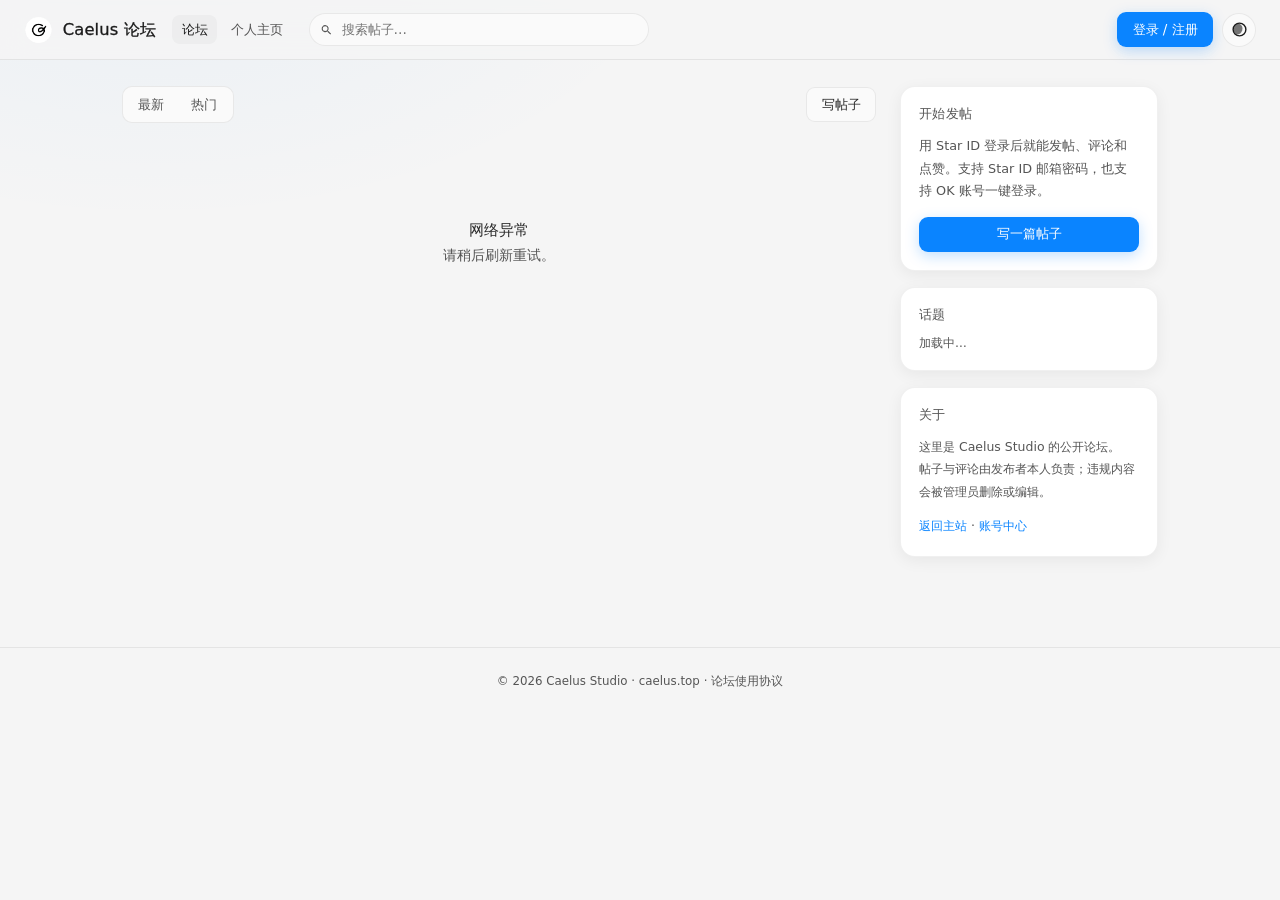
<file: index.html>
<!DOCTYPE html>
<html lang="zh-CN">
<head>
<meta charset="UTF-8">
<meta name="viewport" content="width=device-width, initial-scale=1">
<title>Caelus 论坛</title>
<meta name="description" content="Caelus 论坛 —— 用 Star ID 登录即可发帖、评论和点赞，聊聊设计、作品与灵感。">
<link rel="icon" href="/assets/favicon.png" type="image/png">
<link rel="canonical" href="https://forum.caelus.top/">
<link rel="stylesheet" href="https://www.caelus.top/fonts/opposans40/result.css">
<link rel="stylesheet" href="/assets/forum.css?v=20261005d">
<script>(function(){try{var t=localStorage.getItem('theme')||(window.matchMedia('(prefers-color-scheme: dark)').matches?'dark':'light');document.documentElement.setAttribute('data-theme',t);}catch(e){}})();</script>
</head>
<body>
<div class="wrap">
  <div class="main">
    <div class="toolbar">
      <div class="seg" id="seg">
        <button data-sort="new">最新</button>
        <button data-sort="hot">热门</button>
      </div>
      <span class="grow"></span>
      <span class="count-note" id="countNote"></span>
      <a class="btn btn-ghost" href="/new.html">写帖子</a>
    </div>
    <div class="cat-chips" id="cats"></div>
    <div class="chips" id="chips"></div>
    <div class="post-list" id="list">
      <div class="skel"></div><div class="skel"></div><div class="skel"></div>
    </div>
    <div id="pager" style="margin-top:20px"></div>
  </div>

  <aside class="side">
    <div class="card" id="ctaCard">
      <div class="card-title">开始发帖</div>
      <p style="font-size:.8rem;line-height:1.75;color:var(--text-muted);margin:0 0 14px">
        用 Star ID 登录后就能发帖、评论和点赞。支持 Star ID 邮箱密码，也支持 OK 账号一键登录。
      </p>
      <a class="btn btn-primary" href="/new.html" style="width:100%">写一篇帖子</a>
    </div>
    <div class="card">
      <div class="card-title">话题<span id="tagCount" style="font-size:.72rem"></span></div>
      <div class="tag-list" id="sideTags"><span class="helper">加载中…</span></div>
    </div>
    <div class="card">
      <div class="card-title">关于</div>
      <p style="font-size:.78rem;line-height:1.8;color:var(--text-muted);margin:0">
        这里是 Caelus Studio 的公开论坛。<br>
        帖子与评论由发布者本人负责；违规内容会被管理员删除或编辑。
      </p>
      <p style="font-size:.78rem;line-height:1.8;color:var(--text-muted);margin:12px 0 0">
        <a href="https://www.caelus.top/" style="color:var(--accent)">返回主站</a> ·
        <a href="https://www.caelus.top/account/" style="color:var(--accent)">账号中心</a>
      </p>
    </div>
  </aside>
</div>

<footer class="foot">
  © 2026 Caelus Studio · <a href="https://www.caelus.top/">caelus.top</a> · <a href="/rules.html">论坛使用协议</a>
</footer>

<script src="/assets/forum.js?v=20261005d"></script>
<script>
(function () {
  var sp = new URLSearchParams(location.search);
  var view = {
    sort: sp.get('sort') === 'hot' ? 'hot' : 'new',
    cat: sp.get('cat') || '',
    tag: sp.get('tag') || '',
    q: sp.get('q') || '',
    page: Math.max(1, parseInt(sp.get('page') || '1', 10) || 1)
  };
  var listEl = Forum.q('#list');
  var meta = { total: 0, size: 20 };

  function url(o) {
    var p = new URLSearchParams();
    if (o.sort === 'hot') p.set('sort', 'hot');
    if (o.cat) p.set('cat', o.cat);
    if (o.tag) p.set('tag', o.tag);
    if (o.q) p.set('q', o.q);
    if (o.page > 1) p.set('page', o.page);
    var s = p.toString();
    return '/' + (s ? '?' + s : '');
  }

  function renderSeg() {
    [].forEach.call(document.querySelectorAll('#seg button'), function (b) {
      b.className = b.getAttribute('data-sort') === view.sort ? 'on' : '';
      b.onclick = function () { view.page = 1; go(); };
    });
  }

  function renderCats(cats) {
    var box = Forum.q('#cats');
    if (!box) return;
    var total = (cats || []).reduce(function (n, c) { return n + c.count; }, 0);
    var html = '<span class="row-label">分类</span><button class="cat-chip' + (view.cat ? '' : ' on') + '" data-cat="">全部 <em>' + total + '</em></button>';
    (cats || []).forEach(function (c) {
      html += '<button class="cat-chip' + (view.cat === c.name ? ' on' : '') + '" data-cat="' + Forum.esc(c.name) + '">' +
        Forum.esc(c.name) + ' <em>' + c.count + '</em></button>';
    });
    box.innerHTML = html;
    [].forEach.call(box.querySelectorAll('.cat-chip'), function (b) {
      b.onclick = function () {
        var v = b.getAttribute('data-cat');
        view.cat = view.cat === v ? '' : v;
        view.page = 1; go();
      };
    });
  }

  function renderChips(tags) {
    var html = '<span class="row-label">话题</span><button class="chip' + (view.tag ? '' : ' on') + '" data-tag="">全部</button>';
    tags.slice(0, 14).forEach(function (t) {
      html += '<button class="chip' + (view.tag === t.name ? ' on' : '') + '" data-tag="' + Forum.esc(t.name) + '">#' + Forum.esc(t.name) + ' <em style="font-style:normal;opacity:.55">' + t.count + '</em></button>';
    });
    var box = Forum.q('#chips');
    box.innerHTML = html;
    [].forEach.call(box.querySelectorAll('.chip'), function (c) {
      c.onclick = function () { view.tag = c.getAttribute('data-tag'); view.page = 1; go(); };
    });
    var side = Forum.q('#sideTags');
    if (!tags.length) { side.innerHTML = '<span class="helper">还没有话题</span>'; }
    else {
      side.innerHTML = tags.slice(0, 18).map(function (t) {
        return '<span class="tag" data-tag="' + Forum.esc(t.name) + '">#' + Forum.esc(t.name) + '<em>' + t.count + '</em></span>';
      }).join('');
      [].forEach.call(side.querySelectorAll('.tag'), function (el) {
        el.onclick = function () { view.tag = el.getAttribute('data-tag'); view.page = 1; go(); };
      });
    }
    var tc = Forum.q('#tagCount');
    if (tc) tc.textContent = tags.length ? tags.length + ' 个' : '';
  }

  function card(p) {
    var kw = view.q;
    var m = p.matchIn || [];
    var from = [];
    if (kw) {
      if (m.indexOf('comment') >= 0) from.push('评论');
      if (m.indexOf('tag') >= 0) from.push('标签');
    }
    var onlyFrom = from.length && m.indexOf('title') < 0 && m.indexOf('body') < 0;
    return '<a class="post-card" href="/post.html?id=' + encodeURIComponent(p.id) + '">' +
      '<div class="pc-head">' +
        '<div class="who"' + (p.starId ? ' data-uid="' + Forum.esc(p.starId) + '" title="查看个人主页"' : '') + '>' +
          Forum.avatarHtml(p) + '<b>' + Forum.hl(p.author, kw) + '</b>' + Forum.vBadge(p) +
          (p.starId ? '<span class="sid">' + Forum.hl(p.starId, kw) + '</span>' : '') + '</div>' +
        '<span class="pc-time">' + Forum.timeAgo(p.createdAt) + '</span>' +
      '</div>' +
      '<h3 class="pc-title">' + (p.category ? '<span class="cat-badge">' + Forum.esc(p.category) + '</span>' : '') +
        Forum.hl(p.title, kw) + '</h3>' +
      (p.excerpt ? '<p class="pc-excerpt">' + Forum.hl(p.excerpt, kw) + '</p>' : '') +
      (onlyFrom ? '<div class="match-note">命中' + from.join(' / ') +
        (p.matchText ? '：' + Forum.hl(p.matchText, kw) : '') + '</div>' : '') +
      '<div class="pc-foot">' +
        '<div class="tags">' + Forum.tagsHtml(p.tags) + '</div>' +
        '<div class="pc-stats">' +
          '<i class="' + (p.liked ? 'liked' : '') + '"><svg viewBox="0 0 24 24"><path d="M12 21s-7.5-4.6-9.3-8.5C1.2 9.2 3 5.9 6.3 5.3c2-.4 4 .5 5.7 2.6 1.7-2.1 3.7-3 5.7-2.6 3.3.6 5.1 3.9 3.6 7.2C19.5 16.4 12 21 12 21z"/></svg>' + p.likes + '</i>' +
          '<i>' + p.comments + ' 条评论</i>' +
          '<i>' + (p.views || 0) + ' 次阅读</i>' +
        '</div>' +
      '</div>' +
    '</a>';
  }

  function render(d) {
    meta.total = d.total; meta.size = d.size;
    renderSeg();
    renderCats(d.cats || []);
    renderChips(d.tags || []);
    var note = Forum.q('#countNote');
    var bits = [];
    if (view.q) bits.push('搜索「' + view.q + '」');
    if (view.cat) bits.push('分类：' + view.cat);
    if (view.tag) bits.push('#' + view.tag);
    bits.push('共 ' + d.total + ' 篇');
    note.textContent = bits.join(' · ');

    if (!d.posts.length) {
      listEl.innerHTML = '<div class="empty"><b>这里还没有帖子</b>' +
        (view.q || view.tag ? '换个关键词或话题看看，也可以直接发一篇。' : '来做第一个发帖的人吧。') + '</div>';
    } else {
      listEl.innerHTML = d.posts.map(card).join('');
      Forum.bindUserLinks(listEl);
    }

    var pages = Math.max(1, Math.ceil(d.total / d.size));
    var pager = Forum.q('#pager');
    if (pages <= 1) { pager.innerHTML = ''; return; }
    pager.innerHTML =
      '<div style="display:flex;align-items:center;gap:12px;justify-content:center">' +
        (view.page > 1 ? '<a class="btn btn-ghost" href="' + url({ sort: view.sort, cat: view.cat, tag: view.tag, q: view.q, page: view.page - 1 }) + '">上一页</a>' : '') +
        '<span class="count-note">第 ' + view.page + ' / ' + pages + ' 页</span>' +
        (view.page < pages ? '<a class="btn btn-ghost" href="' + url({ sort: view.sort, cat: view.cat, tag: view.tag, q: view.q, page: view.page + 1 }) + '">下一页</a>' : '') +
      '</div>';
  }

  function go() {
    history.replaceState(null, '', url(view));
    listEl.innerHTML = '<div class="skel"></div><div class="skel"></div><div class="skel"></div>';
    var p = new URLSearchParams();
    p.set('sort', view.sort);
    if (view.cat) p.set('cat', view.cat);
    if (view.tag) p.set('tag', view.tag);
    if (view.q) p.set('q', view.q);
    p.set('page', String(view.page));
    if (Forum.token()) p.set('token', Forum.token());
    Forum.api('/api/forum/list?' + p.toString()).then(function (d) {
      if (!d || !d.ok) { listEl.innerHTML = '<div class="empty"><b>加载失败</b>请刷新页面重试。</div>'; return; }
      render(d);
    }).catch(function () {
      listEl.innerHTML = '<div class="empty"><b>网络异常</b>请稍后刷新重试。</div>';
    });
  }

  Forum.init({
    active: view.sort === 'hot' && !view.tag && !view.q ? 'hot' : 'index',
    onReady: function () {
      document.title = (view.tag ? '#' + view.tag + ' · ' : '') + 'Caelus 论坛';
      go();
    },
    onLogin: function () { go(); }
  });
})();
</script>
</body>
</html>
</file>
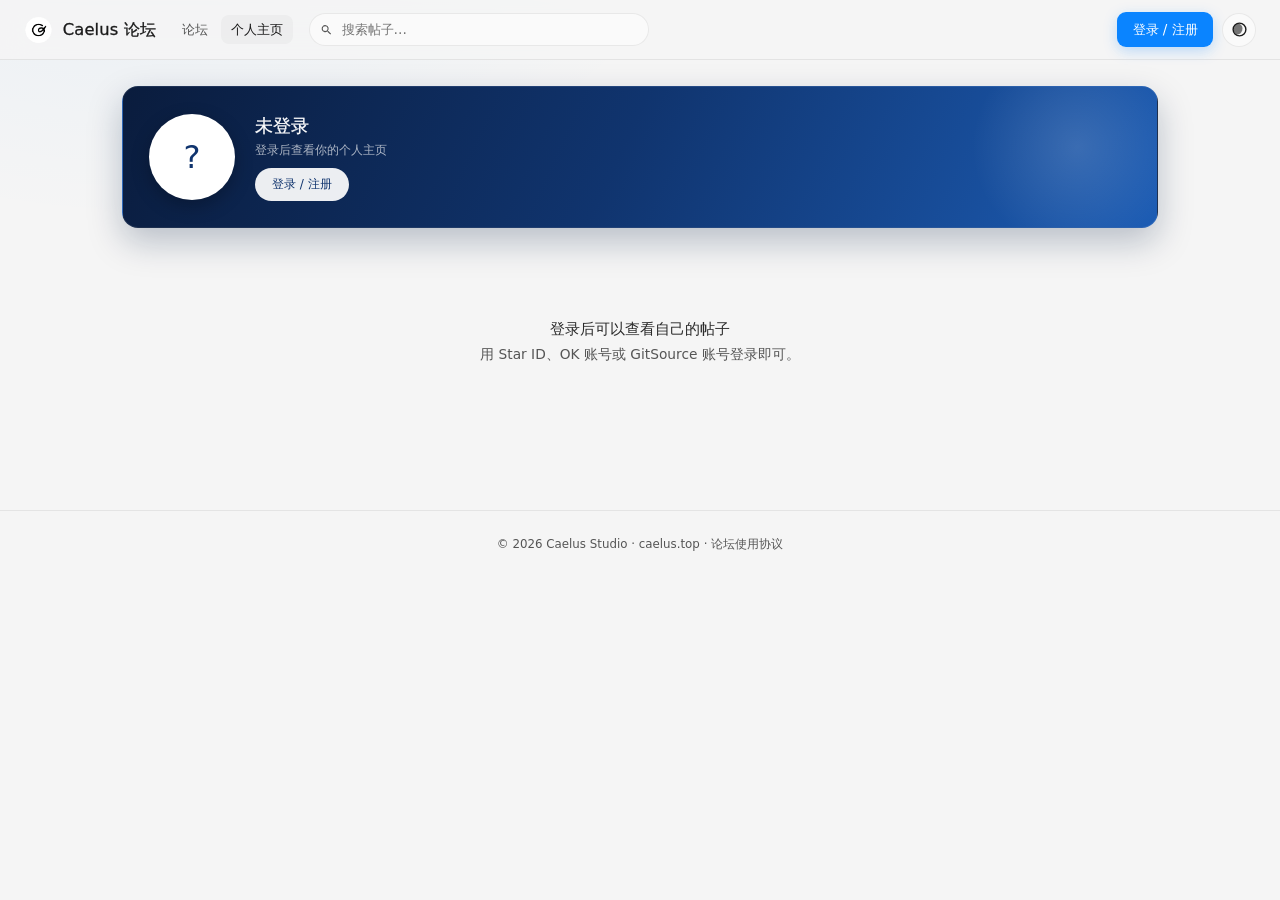
<file: mine.html>
<!DOCTYPE html>
<html lang="zh-CN">
<head>
<meta charset="UTF-8">
<meta name="viewport" content="width=device-width, initial-scale=1">
<title>个人主页 · Caelus 论坛</title>
<link rel="icon" href="/assets/favicon.png" type="image/png">
<link rel="stylesheet" href="https://www.caelus.top/fonts/opposans40/result.css">
<link rel="stylesheet" href="/assets/forum.css?v=20261005d">
<script>(function(){try{var t=localStorage.getItem('theme')||(window.matchMedia('(prefers-color-scheme: dark)').matches?'dark':'light');document.documentElement.setAttribute('data-theme',t);}catch(e){}})();</script>
</head>
<body>
<div class="wrap single">
  <div class="main">
    <div id="banner" class="profile-banner"><div class="helper" style="color:rgba(255,255,255,.75)">加载中…</div></div>
    <div class="pf-tip" id="pfTip"></div>
    <input type="file" id="avaFile" accept="image/png,image/jpeg,image/webp,image/gif" hidden>

    <div class="pf-tabs" id="tabs" style="display:none">
      <button data-tab="posts" class="on">我的帖子</button>
      <button data-tab="following">关注</button>
      <button data-tab="followers">粉丝</button>
    </div>

    <div class="post-list" id="list"><div class="skel"></div><div class="skel"></div></div>
    <div id="people" style="display:none"><div class="skel"></div></div>
  </div>
</div>

<footer class="foot">
  © 2026 Caelus Studio · <a href="https://www.caelus.top/">caelus.top</a> · <a href="/rules.html">论坛使用协议</a>
</footer>

<script src="/assets/forum.js?v=20261005d"></script>
<script>
(function () {
  var listEl = Forum.q('#list'), peopleEl = Forum.q('#people'),
      tabsEl = Forum.q('#tabs'), bannerEl = Forum.q('#banner'),
      curTab = 'posts';

  function card(p) {
    return '<a class="post-card" href="/post.html?id=' + encodeURIComponent(p.id) + '"' +
      (p.hidden ? ' style="opacity:.55"' : '') + '>' +
      '<div class="pc-head">' +
        '<div class="who">' + (p.category ? '<span class="cat-badge">' + Forum.esc(p.category) + '</span>' : '') +
          '<b>' + Forum.esc(p.title) + '</b>' + (p.hidden ? '<span class="tag plain">已删除</span>' : '') + '</div>' +
        '<span class="pc-time">' + Forum.timeAgo(p.createdAt) + '</span>' +
      '</div>' +
      (p.excerpt ? '<p class="pc-excerpt">' + Forum.esc(p.excerpt) + '</p>' : '') +
      '<div class="pc-foot">' +
        '<div class="tags">' + Forum.tagsHtml(p.tags) + '</div>' +
        '<div class="pc-stats">' +
          '<i><svg viewBox="0 0 24 24"><path d="M12 21s-7.5-4.6-9.3-8.5C1.2 9.2 3 5.9 6.3 5.3c2-.4 4 .5 5.7 2.6 1.7-2.1 3.7-3 5.7-2.6 3.3.6 5.1 3.9 3.6 7.2C19.5 16.4 12 21 12 21z"/></svg>' + p.likes + '</i>' +
          '<i>' + p.comments + ' 条评论</i>' +
          '<i>' + (p.views || 0) + ' 次阅读</i>' +
        '</div>' +
      '</div>' +
    '</a>';
  }

  /* ---------- banner 资料卡 ---------- */
  function fmtDate(ts) {
    if (!ts) return '';
    var d = new Date(ts);
    return d.getFullYear() + '-' + String(d.getMonth() + 1).padStart(2, '0') + '-' + String(d.getDate()).padStart(2, '0');
  }
  function renderBanner() {
    var u = Forum.me();
    if (!u) {
      bannerEl.innerHTML =
        '<div class="pf-ava">?</div>' +
        '<div style="min-width:0"><div class="pf-name">未登录</div>' +
        '<div class="pf-days">登录后查看你的个人主页</div>' +
        '<div style="margin-top:10px"><button class="pf-btn" id="bLogin">登录 / 注册</button></div></div>';
      Forum.q('#bLogin').onclick = function () { Forum.openLogin(); };
      return;
    }
    var inner = u.avatar
      ? '<img class="pf-ava" src="' + Forum.esc(u.avatar) + '" alt="">'
      : '<span class="pf-ava">' + Forum.esc(String(u.nickname || u.starId || '?').trim().charAt(0) || '?') + '</span>';
    var ava = '<span class="pf-ava-wrap" id="avaEdit" title="点击更换头像">' + inner +
      '<i class="pf-ava-edit">' + CAM_SVG + '</i></span>';
    var days = '';
    if (u.createdAt) {
      var n = Math.max(1, Math.floor((Date.now() - u.createdAt) / 86400000));
      days = '<div class="pf-days">已加入 ' + n + ' 天（' + fmtDate(u.createdAt) + ' 注册）</div>';
    }
    bannerEl.innerHTML =
      ava +
      '<div style="min-width:0">' +
        '<div class="pf-name">' + Forum.esc(u.nickname || 'Star ID 用户') + Forum.vBadge(u) +
          (u.verified ? '<span class="pf-pill">' + Forum.V_SVG + 'Caelus Studio</span>' : '') +
        '</div>' +
        '<div class="pf-meta">' +
          (u.email ? '<span><i>✉</i>' + Forum.esc(u.email) + '</span>' : '') +
          '<span><i>ID</i><span style="font-family:ui-monospace,Menlo,monospace">' + Forum.esc(u.starId || '') + '</span></span>' +
        '</div>' + days +
      '</div>' +
      '<span class="grow"></span>' +
      '<a class="pf-btn" href="/new.html">写帖子</a>' +
      '<a class="pf-btn ghost" href="https://www.caelus.top/account/">账号中心</a>';
    var ed = Forum.q('#avaEdit');
    if (ed) ed.onclick = pickAvatar;
  }

  /* ---------- 更换头像 ---------- */
  var CAM_SVG = '<svg viewBox="0 0 24 24" aria-hidden="true"><path d="M9 3h6l1.5 2H20a1 1 0 0 1 1 1v12a1 1 0 0 1-1 1H4a1 1 0 0 1-1-1V6a1 1 0 0 1 1-1h3.5L9 3zm3 5.5a4 4 0 1 0 0 8 4 4 0 0 0 0-8zm0 2a2 2 0 1 1 0 4 2 2 0 0 1 0-4z"/></svg>';
  function tip(msg, ok) {
    var el = document.getElementById('pfTip');
    if (!el) return;
    el.textContent = msg || '';
    el.className = 'pf-tip' + (ok ? ' ok' : '');
    clearTimeout(tip._t);
    if (msg) tip._t = setTimeout(function () { el.textContent = ''; el.className = 'pf-tip'; }, 2600);
  }
  function pickAvatar() {
    var f = document.getElementById('avaFile');
    if (!f) return;
    f.value = '';
    f.click();
  }
  // 本地裁成正方形 + 缩到 256×256 再传，别把原图直接丢给后端
  function handleAvatarFile(file) {
    if (!file) return;
    if (!/^image\//.test(file.type || '')) { tip('请选择图片文件'); return; }
    tip('正在处理图片…', true);
    var fr = new FileReader();
    fr.onload = function () {
      var img = new Image();
      img.onload = function () {
        var S = 256;
        var cv = document.createElement('canvas');
        cv.width = cv.height = S;
        var ctx = cv.getContext('2d');
        var side = Math.min(img.width, img.height);
        if (!side) { tip('图片读取失败，请换一张'); return; }
        ctx.drawImage(img, (img.width - side) / 2, (img.height - side) / 2, side, side, 0, 0, S, S);
        var url = cv.toDataURL('image/png');
        if (url.length > 1600000) url = cv.toDataURL('image/jpeg', 0.88);
        Forum.api('/api/auth/avatar', Forum.authBody({ data: url })).then(function (r) {
          if (r && r.ok) {
            Forum.setAvatar(r.user && r.user.avatar);
            renderBanner();
            tip('头像已更新', true);
          } else tip((r && r.error) || '上传失败，请稍后再试');
        })['catch'](function () { tip('网络异常，请稍后再试'); });
      };
      img.onerror = function () { tip('图片读取失败，请换一张'); };
      img.src = fr.result;
    };
    fr.onerror = function () { tip('图片读取失败，请换一张'); };
    fr.readAsDataURL(file);
  }

  /* ---------- 关注 / 粉丝 ---------- */
  function userRow(x, canUnfollow) {
    var ava = x.avatar
      ? '<img class="av lg" src="' + Forum.esc(x.avatar) + '" alt="">'
      : '<span class="av lg">' + Forum.esc(String(x.nickname || '?').trim().charAt(0) || '?') + '</span>';
    return '<div class="pf-user">' + ava +
      '<div style="min-width:0">' +
        '<div style="font-size:.84rem;display:flex;align-items:center;gap:4px">' + Forum.esc(x.nickname || '') + Forum.vBadge(x) + '</div>' +
        '<div class="sid" style="font-size:.68rem">' + Forum.esc(x.starId || '') + '</div>' +
      '</div>' +
      (canUnfollow && x.starId ? '<button class="follow-btn sm on" data-sid="' + Forum.esc(x.starId) + '" style="margin-left:auto">已关注</button>' : '') +
      '</div>';
  }
  function bindUnfollow(root) {
    [].forEach.call(root.querySelectorAll('.follow-btn[data-sid]'), function (b) {
      b.onclick = function () {
        Forum.follow(b.getAttribute('data-sid'), 'unfollow').then(function (r) {
          if (r && r.ok) loadPeople(curTab, true);
        });
      };
    });
  }
  var followCache = null;
  function loadPeople(tab, force) {
    peopleEl.style.display = ''; listEl.style.display = 'none';
    if (followCache && !force) { paintPeople(tab); return; }
    peopleEl.innerHTML = '<div class="skel"></div>';
    Forum.followlist().then(function (d) {
      if (!d || !d.ok) { peopleEl.innerHTML = '<div class="empty"><b>加载失败</b>请刷新重试。</div>'; return; }
      followCache = d;
      paintPeople(tab);
    }).catch(function () { peopleEl.innerHTML = '<div class="empty"><b>网络异常</b>请稍后刷新重试。</div>'; });
  }
  function paintPeople(tab) {
    var d = followCache; if (!d) return;
    var btn = tabsEl.querySelector('[data-tab="' + tab + '"]');
    [].forEach.call(tabsEl.querySelectorAll('button'), function (b) { b.textContent = b.textContent.replace(/（\d+）$/, ''); });
    var fb = tabsEl.querySelector('[data-tab="following"]'), wr = tabsEl.querySelector('[data-tab="followers"]');
    fb.textContent = '关注（' + d.following.length + '）';
    wr.textContent = '粉丝（' + d.followers.length + '）';
    var list = tab === 'following' ? d.following : d.followers;
    peopleEl.innerHTML = list.length
      ? list.map(function (x) { return userRow(x, tab === 'following'); }).join('')
      : '<div class="empty"><b>' + (tab === 'following' ? '还没有关注的人' : '还没有人关注你') + '</b>' +
        (tab === 'following' ? '去帖子页点「+ 关注」。' : '多发帖子、多互动，就会有人来关注。') + '</div>';
    bindUnfollow(peopleEl);
  }

  /* ---------- 我的帖子 ---------- */
  function loadPosts() {
    peopleEl.style.display = 'none'; listEl.style.display = '';
    if (!Forum.me()) {
      listEl.innerHTML = '<div class="empty"><b>登录后可以查看自己的帖子</b>用 Star ID、OK 账号或 GitSource 账号登录即可。</div>';
      return;
    }
    var p = new URLSearchParams({ token: Forum.token() });
    Forum.api('/api/forum/mine?' + p.toString()).then(function (d) {
      if (!d || !d.ok) { listEl.innerHTML = '<div class="empty"><b>加载失败</b>' + Forum.esc((d && d.error) || '') + '</div>'; return; }
      var pb = tabsEl.querySelector('[data-tab="posts"]');
      pb.textContent = '我的帖子（' + d.total + '）';
      if (!d.posts.length) {
        listEl.innerHTML = '<div class="empty"><b>还没有发过帖子</b>去论坛看看，或者直接写一篇。<div style="margin-top:16px"><a class="btn btn-primary" href="/new.html">写帖子</a></div></div>';
        return;
      }
      listEl.innerHTML = d.posts.map(card).join('');
    }).catch(function () { listEl.innerHTML = '<div class="empty"><b>网络异常</b>请稍后刷新重试。</div>'; });
  }

  /* ---------- tab 切换 ---------- */
  function switchTab(tab) {
    curTab = tab;
    [].forEach.call(tabsEl.querySelectorAll('button'), function (b) { b.classList.toggle('on', b.getAttribute('data-tab') === tab); });
    if (tab === 'posts') loadPosts(); else loadPeople(tab);
  }
  [].forEach.call(tabsEl.querySelectorAll('button'), function (b) {
    b.addEventListener('click', function () { switchTab(b.getAttribute('data-tab')); });
  });
  Forum.q('#avaFile').addEventListener('change', function () { handleAvatarFile(this.files && this.files[0]); });

  function load() {
    renderBanner();
    var u = Forum.me();
    tabsEl.style.display = u ? '' : 'none';
    followCache = null;
    switchTab('posts');
  }

  Forum.init({
    active: 'mine',
    onReady: load,
    onLogin: load
  });
})();
</script>
</body>
</html>
</file>
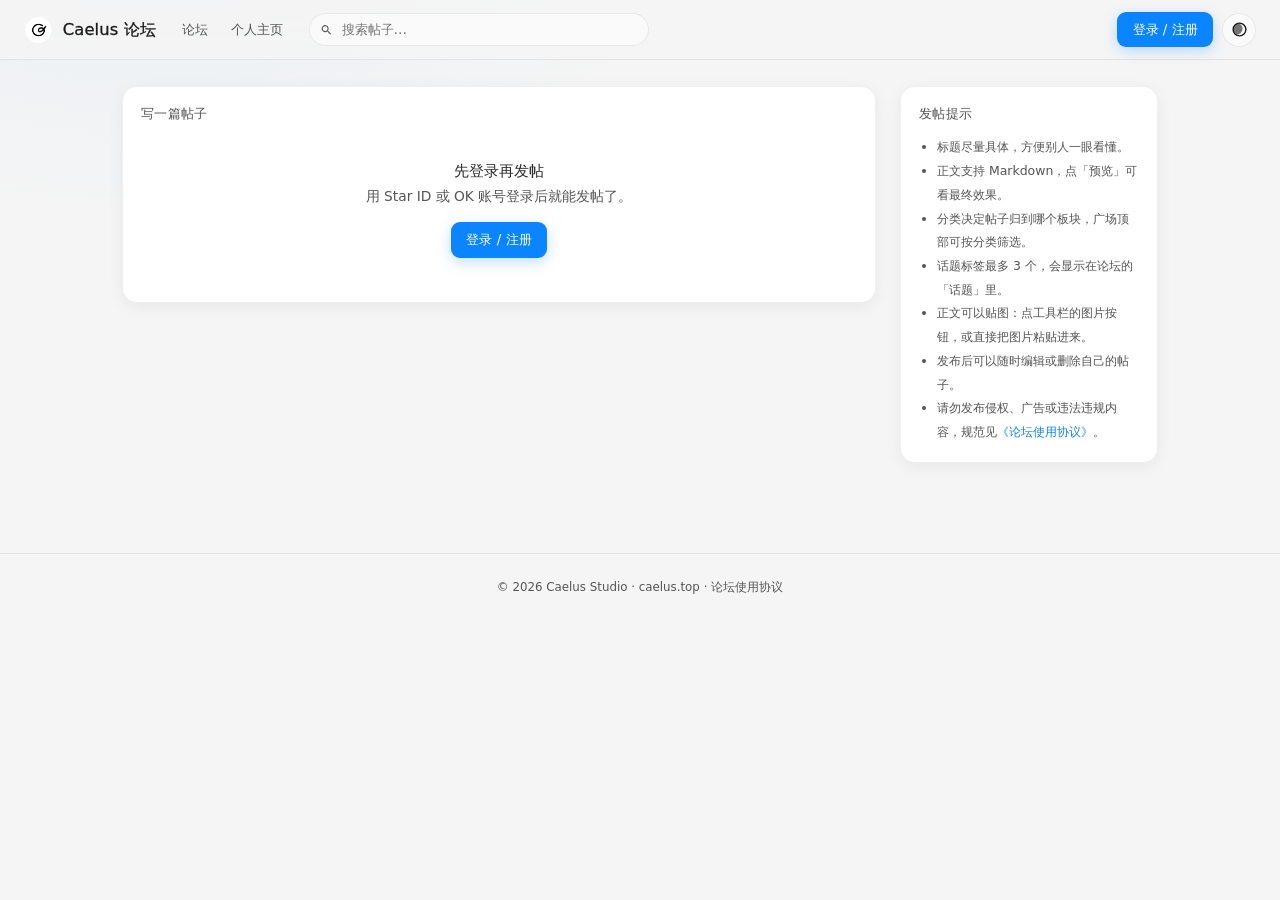
<file: new.html>
<!DOCTYPE html>
<html lang="zh-CN">
<head>
<meta charset="UTF-8">
<meta name="viewport" content="width=device-width, initial-scale=1">
<title>写帖子 · Caelus 论坛</title>
<link rel="icon" href="/assets/favicon.png" type="image/png">
<link rel="stylesheet" href="https://www.caelus.top/fonts/opposans40/result.css">
<link rel="stylesheet" href="/assets/forum.css?v=20261005d">
<script>(function(){try{var t=localStorage.getItem('theme')||(window.matchMedia('(prefers-color-scheme: dark)').matches?'dark':'light');document.documentElement.setAttribute('data-theme',t);}catch(e){}})();</script>
</head>
<body>
<div class="wrap">
  <div class="main">
    <div class="card editor" id="editor">
      <div class="card-title">写一篇帖子<span class="helper" id="whoami"></span></div>
      <div id="needLogin" hidden>
        <div class="empty" style="padding:26px 10px">
          <b>先登录再发帖</b>
          用 Star ID 或 OK 账号登录后就能发帖了。
          <div style="margin-top:16px"><button class="btn btn-primary" id="goLogin">登录 / 注册</button></div>
        </div>
      </div>
      <div id="form" hidden>
        <div class="ed-field">
          <div class="ed-label">分类</div>
          <div class="cat-picker" id="fCats"></div>
        </div>
        <div class="ed-field">
          <input class="title-in" type="text" id="fTitle" maxlength="80" placeholder="标题：一句话说清这篇帖子在讲什么">
        </div>
        <div class="ed-field">
          <div class="md-bar">
            <div class="md-tabs">
              <button type="button" class="on" id="tabWrite">编辑</button>
              <button type="button" id="tabPreview">预览</button>
            </div>
            <span style="flex:1"></span>
            <div class="md-tools" id="mdTools">
              <button type="button" data-md="bold" title="粗体（Ctrl/⌘ + B）"><b>B</b></button>
              <button type="button" data-md="italic" title="斜体（Ctrl/⌘ + I）"><i>I</i></button>
              <button type="button" data-md="h2" title="标题">H</button>
              <button type="button" data-md="quote" title="引用">❝</button>
              <button type="button" data-md="list" title="无序列表">≡</button>
              <button type="button" data-md="code" title="代码块">&#60;/&#62;</button>
              <button type="button" data-md="link" title="链接（Ctrl/⌘ + K）">🔗</button>
              <button type="button" data-md="image" title="图片">▣</button>
            </div>
          </div>
          <textarea id="fBody" maxlength="8000" placeholder="正文，支持 Markdown：&#10;# 标题　**粗体**　*斜体*　- 列表　> 引用　`代码`&#10;[链接](https://…)　![图片](https://…)"></textarea>
          <div class="md-preview" id="mdPreview" hidden></div>
        </div>
        <div class="ed-field">
          <input type="text" id="fTags" placeholder="话题标签（可选，用空格或逗号分隔，最多 3 个）">
        </div>
        <div class="ed-foot">
          <button class="btn btn-primary" id="publish">发布帖子</button>
          <a class="btn btn-ghost" href="/">取消</a>
          <span class="helper" id="counter"></span>
          <span class="msg" id="msg" style="margin:0"></span>
        </div>
      </div>
    </div>
  </div>

  <aside class="side">
    <div class="card">
      <div class="card-title">发帖提示</div>
      <ul style="margin:0;padding-left:18px;font-size:.78rem;line-height:1.9;color:var(--text-muted)">
        <li>标题尽量具体，方便别人一眼看懂。</li>
        <li>正文支持 Markdown，点「预览」可看最终效果。</li>
        <li>分类决定帖子归到哪个板块，广场顶部可按分类筛选。</li>
        <li>话题标签最多 3 个，会显示在论坛的「话题」里。</li>
        <li>正文可以贴图：点工具栏的图片按钮，或直接把图片粘贴进来。</li>
        <li>发布后可以随时编辑或删除自己的帖子。</li>
        <li>请勿发布侵权、广告或违法违规内容，规范见<a href="/rules.html" style="color:var(--accent,#1456F0)">《论坛使用协议》</a>。</li>
      </ul>
    </div>
  </aside>
</div>

<footer class="foot">
  © 2026 Caelus Studio · <a href="https://www.caelus.top/">caelus.top</a> · <a href="/rules.html">论坛使用协议</a>
</footer>

<script src="/assets/forum.js?v=20261005d"></script>
<script>
(function () {
  var msg = Forum.q('#msg'), counter = Forum.q('#counter');

  function showForm() {
    var u = Forum.me();
    if (!u) {
      Forum.q('#needLogin').hidden = false;
      Forum.q('#form').hidden = true;
      return;
    }
    Forum.q('#needLogin').hidden = true;
    Forum.q('#form').hidden = false;
    Forum.q('#whoami').textContent = '以 ' + (u.nickname || 'Star ID 用户') + '（' + (u.starId || '') + '）的身份发布';
    updateCounter();
  }

  function updateCounter() {
    var t = Forum.q('#fTitle').value.length, b = Forum.q('#fBody').value.length;
    counter.textContent = '标题 ' + t + '/80 · 正文 ' + b + '/8000';
  }

  ['#fTitle', '#fBody'].forEach(function (s) {
    Forum.q(s).addEventListener('input', updateCounter);
  });
  Forum.q('#fBody').addEventListener('keydown', function (e) {
    if ((e.ctrlKey || e.metaKey) && e.key === 'Enter') publish();
  });

  /* ---------- Markdown 编辑器：编辑 / 预览 + 工具栏 ---------- */
  var ta = Forum.q('#fBody'), preview = Forum.q('#mdPreview');
  var tabWrite = Forum.q('#tabWrite'), tabPreview = Forum.q('#tabPreview');
  var mode = 'write';

  function setMode(m) {
    mode = m;
    tabWrite.className = m === 'write' ? 'on' : '';
    tabPreview.className = m === 'preview' ? 'on' : '';
    preview.hidden = m !== 'preview';
    ta.hidden = m === 'preview';
    if (m === 'preview') {
      preview.innerHTML = Forum.md(ta.value) || '<p class="md-empty">还没有内容，切回「编辑」写点什么吧。</p>';
    } else {
      ta.focus();
    }
  }
  tabWrite.onclick = function () { setMode('write'); };
  tabPreview.onclick = function () { setMode('preview'); };

  function wrapSel(before, after, ph, block) {
    var v = ta.value;
    var s = ta.selectionStart, e = ta.selectionEnd;
    var picked = v.slice(s, e);
    if (block) { s = e = v.lastIndexOf('\n', s - 1) + 1; picked = ''; }
    if (!picked) picked = ph;
    ta.value = v.slice(0, s) + before + picked + after + v.slice(e);
    ta.focus();
    ta.selectionStart = s + before.length;
    ta.selectionEnd = s + before.length + picked.length;
    updateCounter();
  }
  var MD_ACT = {
    bold: function () { wrapSel('**', '**', '粗体'); },
    italic: function () { wrapSel('*', '*', '斜体'); },
    h2: function () { wrapSel('## ', '', '小标题', true); },
    quote: function () { wrapSel('> ', '', '引用内容', true); },
    list: function () { wrapSel('- ', '', '列表项', true); },
    code: function () { wrapSel('```\n', '\n```', '代码', true); },
    link: function () { wrapSel('[', '](https://)', '链接文字'); }
  };
  /* ---------- 贴图：本地压缩后上传，插入 Markdown 图片语法 ---------- */
  function insertUrl(url) {
    var v = ta.value;
    var s = ta.selectionStart == null ? v.length : ta.selectionStart;
    var e2 = ta.selectionEnd == null ? s : ta.selectionEnd;
    var gap = v.slice(0, s).trim() ? '\n\n' : '';
    ta.value = v.slice(0, s) + gap + '![](' + url + ')' + v.slice(e2);
    updateCounter();
    setMode('write');
    ta.focus();
    ta.selectionStart = ta.selectionEnd = s + gap.length + url.length + 5;
  }
  function uploadFile(file) {
    var imgBtn = document.querySelector('#mdTools button[data-md="image"]');
    if (imgBtn) imgBtn.classList.add('busy');
    msg.className = 'msg';
    msg.textContent = '图片上传中…';
    Forum.uploadImage(file, function (url, err) {
      if (imgBtn) imgBtn.classList.remove('busy');
      if (err) { msg.className = 'msg err'; msg.textContent = err; return; }
      msg.className = 'msg'; msg.textContent = '图片已插入';
      insertUrl(url);
    });
  }
  function pickImage() {
    if (!Forum.requireLogin('登录后就可以贴图')) return;
    var inp = document.createElement('input');
    inp.type = 'file';
    inp.accept = 'image/png,image/jpeg,image/webp,image/gif';
    inp.onchange = function () { var f = inp.files && inp.files[0]; if (f) uploadFile(f); };
    inp.click();
  }
  ta.addEventListener('paste', function (e) {
    var items = (e.clipboardData && e.clipboardData.items) || [];
    for (var i = 0; i < items.length; i++) {
      if (String(items[i].type || '').indexOf('image/') === 0) {
        var f = items[i].getAsFile();
        if (f) { e.preventDefault(); uploadFile(f); return; }
      }
    }
  });
  [].forEach.call(document.querySelectorAll('#mdTools button'), function (b) {
    b.onclick = function () {
      if (b.getAttribute('data-md') === 'image') { pickImage(); return; }
      if (mode === 'preview') setMode('write');
      var fn = MD_ACT[b.getAttribute('data-md')];
      if (fn) fn();
    };
  });
  ta.addEventListener('keydown', function (e) {
    if (!(e.ctrlKey || e.metaKey)) return;
    var k = (e.key || '').toLowerCase();
    if (k === 'b') { e.preventDefault(); MD_ACT.bold(); }
    else if (k === 'i') { e.preventDefault(); MD_ACT.italic(); }
    else if (k === 'k') { e.preventDefault(); MD_ACT.link(); }
  });

  Forum.q('#goLogin').onclick = function () { Forum.openLogin(); };

  /* ---------- 分类选择 ---------- */
  var catPick = '讨论';
  function renderCats(cats) {
    var box = Forum.q('#fCats');
    if (!box) return;
    var list = (cats && cats.length) ? cats.map(function (c) { return c.name; }) : ['讨论', '作品', '求助', '公告', '其他'];
    if (list.indexOf(catPick) < 0) catPick = list[0];
    box.innerHTML = list.map(function (n) {
      return '<button type="button" data-cat="' + Forum.esc(n) + '" class="' + (n === catPick ? 'on' : '') + '">' + Forum.esc(n) + '</button>';
    }).join('');
    [].forEach.call(box.querySelectorAll('button'), function (b) {
      b.onclick = function () {
        catPick = b.getAttribute('data-cat');
        [].forEach.call(box.querySelectorAll('button'), function (o) {
          o.className = o === b ? 'on' : '';
        });
      };
    });
  }
  Forum.api('/api/forum/list?size=1').then(function (d) { if (d && d.ok) renderCats(d.cats); })
    .catch(function () { renderCats(null); });

  function publish() {
    var title = Forum.q('#fTitle').value.trim();
    var body = Forum.q('#fBody').value.trim();
    var tags = Forum.q('#fTags').value.trim();
    var category = catPick;
    msg.className = 'msg err';
    if (title.length < 2) { msg.textContent = '标题太短了，至少写 2 个字'; return; }
    if (!body) { msg.textContent = '正文不能为空'; return; }
    var btn = Forum.q('#publish');
    btn.disabled = true; btn.textContent = '发布中…';
    Forum.api('/api/forum/create', Forum.authBody({ title: title, body: body, tags: tags, category: category })).then(function (d) {
      btn.disabled = false; btn.textContent = '发布帖子';
      if (!d || !d.ok) { msg.textContent = (d && d.error) || '发布失败，请稍后重试'; return; }
      location.href = '/post.html?id=' + encodeURIComponent(d.post.id);
    }).catch(function () {
      btn.disabled = false; btn.textContent = '发布帖子';
      msg.textContent = '网络异常，请稍后重试';
    });
  }
  Forum.q('#publish').onclick = publish;

  Forum.init({
    active: 'new',
    onReady: function () {
      showForm();
      var p = new URLSearchParams(location.search);
      if (p.get('title')) { Forum.q('#fTitle').value = p.get('title'); updateCounter(); }
      if (Forum.me()) Forum.q('#fTitle').focus();
    },
    onLogin: showForm
  });
})();
</script>
</body>
</html>
</file>
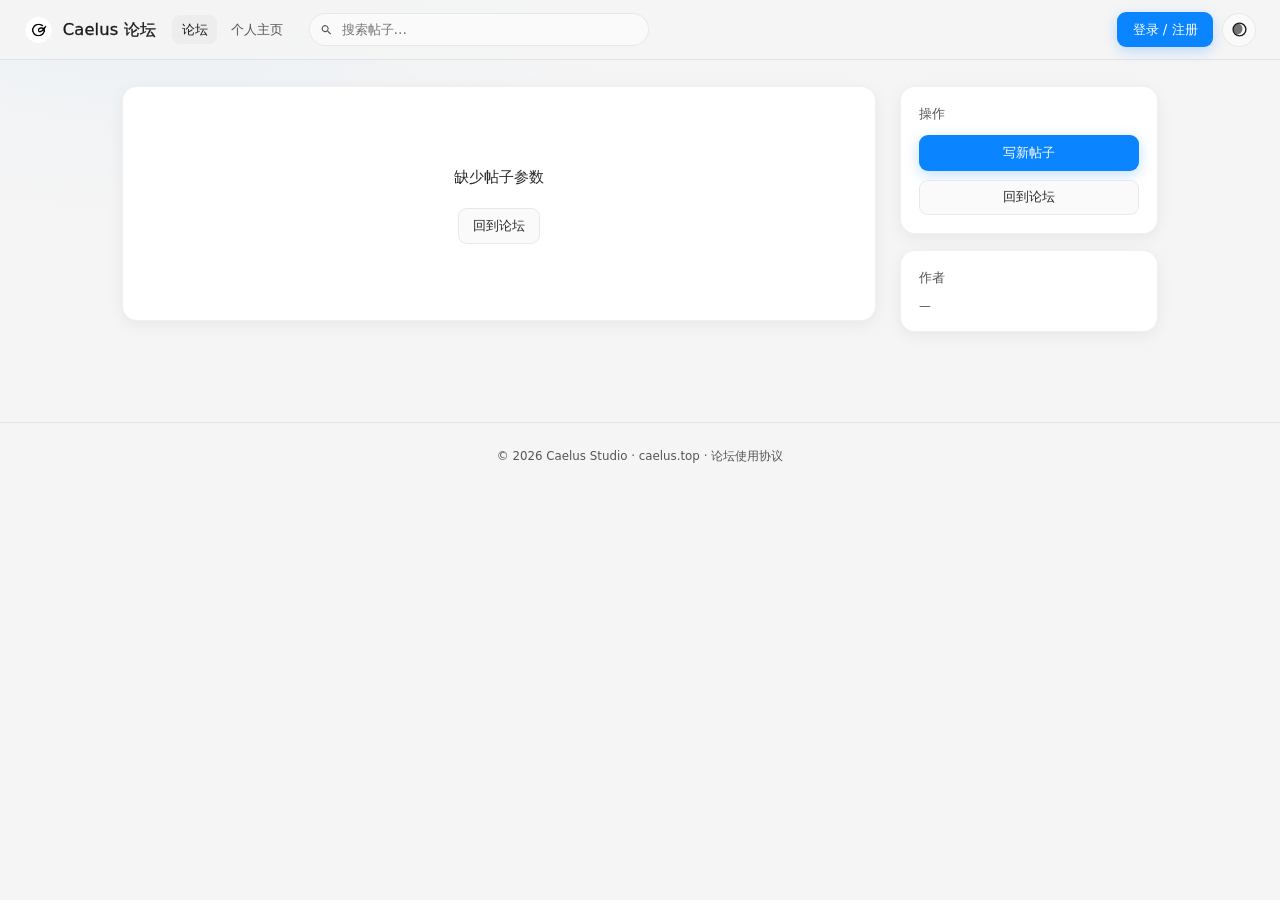
<file: post.html>
<!DOCTYPE html>
<html lang="zh-CN">
<head>
<meta charset="UTF-8">
<meta name="viewport" content="width=device-width, initial-scale=1">
<title>帖子 · Caelus 论坛</title>
<meta name="description" content="Caelus 论坛帖子详情">
<link rel="icon" href="/assets/favicon.png" type="image/png">
<link rel="stylesheet" href="https://www.caelus.top/fonts/opposans40/result.css">
<link rel="stylesheet" href="/assets/forum.css?v=20261005d">
<script>(function(){try{var t=localStorage.getItem('theme')||(window.matchMedia('(prefers-color-scheme: dark)').matches?'dark':'light');document.documentElement.setAttribute('data-theme',t);}catch(e){}})();</script>
<style>
  #cmtInput { min-height: 100px; }
  .reply-note { display:flex; align-items:center; gap:8px; font-size:.76rem; color:var(--text-muted); margin-bottom:8px; }
  .reply-note b { color: var(--accent); font-weight: 400; }
  .reply-note button { border:0; background:transparent; color:var(--text-muted); cursor:pointer; font-size:.76rem; }
  .reply-note button:hover { color: var(--danger); }
</style>
</head>
<body>
<div class="wrap">
  <div class="main">
    <div class="card post-full" id="postBox">
      <div class="skel" style="height:26px;margin-bottom:14px"></div>
      <div class="skel" style="height:120px;border:0;background:transparent"></div>
    </div>
    <div class="card" id="cmtBox" style="margin-top:16px">
      <div class="card-title">评论<span id="cmtCount"></span></div>
      <div id="cmtList"><div class="helper">加载中…</div></div>
      <div id="cmtForm" style="margin-top:16px"></div>
    </div>
  </div>

  <aside class="side">
    <div class="card">
      <div class="card-title">操作</div>
      <a class="btn btn-primary" href="/new.html" style="width:100%;margin-bottom:9px">写新帖子</a>
      <a class="btn btn-ghost" href="/" style="width:100%">回到论坛</a>
    </div>
    <div class="card">
      <div class="card-title">作者</div>
      <div id="authorBox" class="helper">—</div>
    </div>
  </aside>
</div>

<footer class="foot">
  © 2026 Caelus Studio · <a href="https://www.caelus.top/">caelus.top</a> · <a href="/rules.html">论坛使用协议</a>
</footer>

<script src="/assets/forum.js?v=20261005d"></script>
<script>
(function () {
  var id = new URLSearchParams(location.search).get('id') || '';
  var postEl = Forum.q('#postBox');
  var cmtListEl = Forum.q('#cmtList');
  var cmtFormEl = Forum.q('#cmtForm');
  var post = null, comments = [], replyTo = '';

  var HEART = '<svg viewBox="0 0 24 24"><path d="M12 21s-7.5-4.6-9.3-8.5C1.2 9.2 3 5.9 6.3 5.3c2-.4 4 .5 5.7 2.6 1.7-2.1 3.7-3 5.7-2.6 3.3.6 5.1 3.9 3.6 7.2C19.5 16.4 12 21 12 21z"/></svg>';

  function renderPost() {
    var p = post;
    document.title = p.title + ' · Caelus 论坛';
    postEl.innerHTML =
      (p.category ? '<div style="margin-bottom:9px"><span class="cat-badge">' + Forum.esc(p.category) + '</span></div>' : '') +
      '<h1>' + Forum.esc(p.title) + '</h1>' +
      '<div class="pc-head">' +
        '<div class="who"' + (p.starId ? ' data-uid="' + Forum.esc(p.starId) + '" title="查看个人主页"' : '') + '>' +
          Forum.avatarHtml(p, 'lg') + '<b>' + Forum.esc(p.author) + '</b>' + Forum.vBadge(p) +
          (p.starId ? '<span class="sid">' + Forum.esc(p.starId) + '</span>' : '') + '</div>' +
        '<span class="pc-time">' + Forum.timeAgo(p.createdAt) +
          (p.editedAt ? '<span class="edited-mark">已编辑</span>' : '') + '</span>' +
      '</div>' +
      (p.tags && p.tags.length ? '<div class="tags" style="margin-top:14px">' + Forum.tagsHtml(p.tags) + '</div>' : '') +
      '<div class="post-body">' + Forum.md(p.body) + '</div>' +
      '<div class="content-bar">' +
        '<button class="like-btn' + (p.liked ? ' on' : '') + '" id="likePost">' + HEART + '<span>' + (p.liked ? '已赞' : '点赞') + ' ' + p.likes + '</span></button>' +
        '<span class="helper">' + p.comments + ' 条评论</span>' +
        '<span class="helper">' + (p.views || 0) + ' 次阅读</span>' +
        '<span class="grow" style="flex:1"></span>' +
        (p.mine ? '<button class="btn btn-ghost" id="editPost">编辑</button>' +
          '<button class="btn btn-ghost" id="delPost" style="color:var(--danger)">删除帖子</button>' : '') +
      '</div>';

    Forum.bindUserLinks(postEl);

    [].forEach.call(postEl.querySelectorAll('.tag'), function (t) {
      t.onclick = function () { location.href = '/?tag=' + encodeURIComponent(t.getAttribute('data-tag')); };
    });
    Forum.q('#likePost').onclick = function () {
      if (!Forum.requireLogin('登录后就可以点赞了')) return;
      var btn = Forum.q('#likePost');
      btn.disabled = true;
      Forum.like('post', p.id).then(function (d) {
        btn.disabled = false;
        if (!d || !d.ok) return;
        p.liked = d.liked; p.likes = d.likes;
        btn.className = 'like-btn' + (d.liked ? ' on' : '');
        btn.querySelector('span').textContent = (d.liked ? '已赞' : '点赞') + ' ' + d.likes;
      });
    };
    var del = Forum.q('#delPost');
    if (del) del.onclick = function () {
      if (!confirm('确定删除这篇帖子吗？删除后其他人将看不到它。')) return;
      Forum.remove('post', p.id).then(function (d) {
        if (d && d.ok) location.href = '/'; else alert((d && d.error) || '删除失败');
      });
    };
    var ed = Forum.q('#editPost');
    if (ed) ed.onclick = startEdit;

    var ab = Forum.q('#authorBox');
    var pFollow = (!p.mine && Forum.me() && p.starId)
      ? '<button class="follow-btn' + (p.isFollowing ? ' on' : '') + '" data-sid="' + Forum.esc(p.starId) + '">' + (p.isFollowing ? '已关注' : '+ 关注') + '</button>'
      : '';
    ab.innerHTML = '<div class="who" style="margin-bottom:8px">' + Forum.avatarHtml(p, 'lg') + '<div><div style="font-size:.86rem">' + Forum.esc(p.author) + Forum.vBadge(p) + '</div>' +
      '<div class="sid" style="font-size:.7rem;color:var(--text-muted);font-family:ui-monospace,Menlo,monospace">' + Forum.esc(p.starId || '') + '</div></div>' + pFollow + '</div>' +
      '<div class="helper">发布于 ' + Forum.timeAgo(p.createdAt) + '</div>';
    var pfb = ab.querySelector('.follow-btn');
    if (pfb) pfb.onclick = function () {
      if (!Forum.requireLogin('登录后就可以关注别人')) return;
      var on = pfb.classList.contains('on');
      Forum.follow(pfb.getAttribute('data-sid'), on ? 'unfollow' : 'follow').then(function (d) {
        if (!d || !d.ok) { alert((d && d.error) || '操作失败，请稍后重试'); return; }
        pfb.classList.toggle('on', d.following);
        pfb.textContent = d.following ? '已关注' : '+ 关注';
        p.isFollowing = d.following;
      });
    };
  }

  /* ---------- 编辑自己的帖子（标题 + 正文内联编辑，支持插图） ---------- */
  function startEdit() {
    if (!post || !post.mine) return;
    var h1 = postEl.querySelector('h1');
    var bodyEl = postEl.querySelector('.post-body');
    var bar = postEl.querySelector('.content-bar');
    if (!h1 || !bodyEl || !bar) return;
    var oldTitle = post.title, oldBody = post.body || '';
    h1.outerHTML = '<input class="title-in" id="edTitle" type="text" maxlength="80" placeholder="标题">';
    bodyEl.outerHTML = '<textarea id="edBody" maxlength="8000" style="min-height:240px;margin-top:12px"></textarea>';
    var ti = Forum.q('#edTitle'), bd = Forum.q('#edBody');
    ti.value = oldTitle;
    bd.value = oldBody;
    bar.innerHTML =
      '<button class="btn btn-primary" id="edSave">保存修改</button>' +
      '<button class="btn btn-ghost" id="edCancel">取消</button>' +
      '<button class="btn btn-ghost" id="edImg" type="button">插入图片</button>' +
      '<span class="helper">支持 Markdown · Ctrl/⌘ + Enter 保存</span>' +
      '<span class="msg" id="edMsg" style="margin:0"></span>';
    function save() {
      var t = ti.value.trim(), b = bd.value.trim();
      var msg = Forum.q('#edMsg');
      msg.className = 'msg err';
      if (t.length < 2) { msg.textContent = '标题太短了，至少写 2 个字'; return; }
      if (!b) { msg.textContent = '正文不能为空'; return; }
      var btn = Forum.q('#edSave');
      btn.disabled = true; btn.textContent = '保存中…';
      Forum.api('/api/forum/edit', Forum.authBody({ kind: 'post', id: post.id, title: t, body: b })).then(function (d) {
        if (!d || !d.ok) {
          btn.disabled = false; btn.textContent = '保存修改';
          msg.textContent = (d && d.error) || '保存失败，请稍后重试';
          return;
        }
        post = Object.assign({}, post, d.post || {}, { body: b, editedAt: (d.post && d.post.editedAt) || Date.now() });
        renderPost();
      }).catch(function () {
        btn.disabled = false; btn.textContent = '保存修改';
        msg.textContent = '网络异常，请稍后重试';
      });
    }
    Forum.q('#edSave').onclick = save;
    Forum.q('#edCancel').onclick = function () { renderPost(); };
    Forum.q('#edImg').onclick = function () {
      var b = Forum.q('#edImg');
      b.disabled = true; b.textContent = '上传中…';
      Forum.pickImage(function (url, err) {
        b.disabled = false; b.textContent = '插入图片';
        var m = Forum.q('#edMsg');
        if (err) { m.className = 'msg err'; m.textContent = err; return; }
        m.className = 'msg'; m.textContent = '图片已插入';
        var pos = bd.selectionStart == null ? bd.value.length : bd.selectionStart;
        var gap = bd.value.slice(0, pos).trim() ? '\n\n' : '';
        bd.value = bd.value.slice(0, pos) + gap + '![](' + url + ')' +
          bd.value.slice(bd.selectionEnd == null ? pos : bd.selectionEnd);
        bd.focus();
      });
    };
    bd.addEventListener('keydown', function (e) {
      if ((e.ctrlKey || e.metaKey) && e.key === 'Enter') save();
    });
    ti.focus();
  }

  function cmtHtml(c) {
    var uid = c.starId ? ' data-uid="' + Forum.esc(c.starId) + '" title="查看个人主页"' : '';
    return '<div class="cmt" data-id="' + c.id + '">' +
      '<span class="cmt-ava"' + uid + '>' + Forum.avatarHtml(c) + '</span>' +
      '<div class="cmt-main">' +
        '<div class="who"' + uid + '><b>' + Forum.esc(c.author) + '</b>' + Forum.vBadge(c) +
          (c.starId ? '<span class="sid">' + Forum.esc(c.starId) + '</span>' : '') +
          (!c.mine && c.starId && Forum.me() ? '<button class="follow-btn sm' + (c.isFollowing ? ' on' : '') + '" data-sid="' + Forum.esc(c.starId) + '">' + (c.isFollowing ? '已关注' : '+ 关注') + '</button>' : '') +
          '<span style="font-size:.72rem;color:var(--text-muted)">' + Forum.timeAgo(c.createdAt) + '</span>' +
          (c.editedAt ? '<span class="edited-mark">已编辑</span>' : '') +
        '</div>' +
        (c.replyToName ? '<div class="reply-ref">回复 <b>@' + Forum.esc(c.replyToName) + '</b></div>' : '') +
        '<div class="cmt-body">' + Forum.md(c.body) + '</div>' +
        '<div class="cmt-foot">' +
          '<button class="likeC' + (c.liked ? ' on' : '') + '">' + HEART + '<span>' + c.likes + '</span></button>' +
          '<button class="replyC">回复</button>' +
          (c.mine ? '<button class="editC">编辑</button>' : '') +
          (c.mine ? '<button class="delC" style="color:var(--danger)">删除</button>' : '') +
        '</div>' +
      '</div>' +
    '</div>';
  }

  function renderComments() {
    Forum.q('#cmtCount').textContent = comments.length ? '（' + comments.length + '）' : '';
    if (!comments.length) {
      cmtListEl.innerHTML = '<div class="empty" style="padding:30px 10px"><b>还没有评论</b>来说两句吧。</div>';
    } else {
      cmtListEl.innerHTML = comments.map(cmtHtml).join('');
      Forum.bindUserLinks(cmtListEl);
      [].forEach.call(cmtListEl.querySelectorAll('.cmt'), function (el) {
        var cid = el.getAttribute('data-id');
        el.querySelector('.likeC').onclick = function () {
          if (!Forum.requireLogin('登录后就可以点赞了')) return;
          Forum.like('comment', cid).then(function (d) {
            if (!d || !d.ok) return;
            var b = el.querySelector('.likeC');
            b.className = 'likeC' + (d.liked ? ' on' : '');
            b.querySelector('span').textContent = d.likes;
            comments.forEach(function (x) { if (x.id === cid) { x.liked = d.liked; x.likes = d.likes; } });
          });
        };
        el.querySelector('.replyC').onclick = function () {
          if (!Forum.requireLogin('登录后就可以参与讨论')) return;
          var c = comments.filter(function (x) { return x.id === cid; })[0];
          replyTo = cid;
          setReplyNote(c.author);
          var ta = Forum.q('#cmtInput');
          if (ta) { ta.focus(); ta.scrollIntoView({ block: 'center', behavior: 'smooth' }); }
        };
        var fbtn = el.querySelector('.follow-btn');
        if (fbtn) fbtn.onclick = function () {
          if (!Forum.requireLogin('登录后就可以关注别人')) return;
          var on = fbtn.classList.contains('on');
          Forum.follow(fbtn.getAttribute('data-sid'), on ? 'unfollow' : 'follow').then(function (d) {
            if (!d || !d.ok) { alert((d && d.error) || '操作失败，请稍后重试'); return; }
            fbtn.classList.toggle('on', d.following);
            fbtn.textContent = d.following ? '已关注' : '+ 关注';
            comments.forEach(function (x) { if (x.id === cid) x.isFollowing = d.following; });
          });
        };
        var ebtn = el.querySelector('.editC');
        if (ebtn) ebtn.onclick = function () {
          if (!Forum.requireLogin('登录后就可以编辑')) return;
          var bodyEl = el.querySelector('.cmt-body');
          if (!bodyEl) return;
          var cur = comments.filter(function (x) { return x.id === cid; })[0];
          if (!cur) return;
          var old = cur.body;
          bodyEl.innerHTML =
            '<textarea class="cmt-edit" maxlength="1200"></textarea>' +
            '<div class="cmt-edit-bar">' +
              '<button class="btn btn-primary" id="cSave">保存</button>' +
              '<button class="btn btn-ghost" id="cCancel">取消</button>' +
              '<button class="btn btn-ghost" id="cImg" type="button">插入图片</button>' +
              '<span class="helper" id="cMsg"></span>' +
            '</div>';
          var ta2 = bodyEl.querySelector('textarea');
          var cm = bodyEl.querySelector('#cMsg');
          ta2.value = old;
          ta2.focus();
          bodyEl.querySelector('#cSave').onclick = function () {
            var v = ta2.value.trim();
            if (!v) { cm.textContent = '评论不能为空'; return; }
            var sb = bodyEl.querySelector('#cSave');
            sb.disabled = true; sb.textContent = '保存中…';
            Forum.api('/api/forum/edit', Forum.authBody({ kind: 'comment', id: cid, body: v })).then(function (d) {
              if (!d || !d.ok) {
                sb.disabled = false; sb.textContent = '保存';
                cm.textContent = (d && d.error) || '保存失败';
                return;
              }
              comments.forEach(function (x) {
                if (x.id === cid) { x.body = v; x.editedAt = (d.comment && d.comment.editedAt) || Date.now(); }
              });
              renderComments();
            }).catch(function () {
              sb.disabled = false; sb.textContent = '保存';
              cm.textContent = '网络异常，请稍后重试';
            });
          };
          bodyEl.querySelector('#cCancel').onclick = function () { renderComments(); };
          bodyEl.querySelector('#cImg').onclick = function () {
            var ib = bodyEl.querySelector('#cImg');
            ib.disabled = true; ib.textContent = '上传中…';
            Forum.pickImage(function (url, err) {
              ib.disabled = false; ib.textContent = '插入图片';
              if (err) { cm.textContent = err; return; }
              var pos = ta2.selectionStart == null ? ta2.value.length : ta2.selectionStart;
              var gap = ta2.value.slice(0, pos).trim() ? '\n\n' : '';
              ta2.value = ta2.value.slice(0, pos) + gap + '![](' + url + ')' +
                ta2.value.slice(ta2.selectionEnd == null ? pos : ta2.selectionEnd);
              ta2.focus();
            });
          };
        };
        var dbtn = el.querySelector('.delC');
        if (dbtn) dbtn.onclick = function () {
          if (!confirm('确定删除这条评论吗？')) return;
          Forum.remove('comment', cid).then(function (d) {
            if (d && d.ok) { comments = comments.filter(function (x) { return x.id !== cid; }); renderComments(); }
            else alert((d && d.error) || '删除失败');
          });
        };
      });
    }
  }

  function setReplyNote(name) {
    var n = Forum.q('#replyNote');
    if (!n) return;
    n.innerHTML = '正在回复 <b>@' + Forum.esc(name) + '</b> <button id="cancelReply">取消</button>';
    Forum.q('#cancelReply').onclick = function () { replyTo = ''; n.innerHTML = ''; };
  }

  function renderForm() {
    if (!Forum.me()) {
      cmtFormEl.innerHTML = '<div class="empty" style="padding:22px 10px"><b>登录后参与讨论</b>' +
        '用 Star ID 或 OK 账号登录即可发表评论。<br><br>' +
        '<button class="btn btn-primary" id="cmtLogin">登录 / 注册</button></div>';
      Forum.q('#cmtLogin').onclick = function () { Forum.openLogin(); };
      return;
    }
    cmtFormEl.innerHTML =
      '<div class="reply-note" id="replyNote"></div>' +
      '<textarea id="cmtInput" placeholder="说点什么…（支持 Markdown，也可以贴图）" style="min-height:100px"></textarea>' +
      '<div class="ed-foot">' +
        '<button class="btn btn-primary" id="cmtSend">发表评论</button>' +
        '<button class="btn btn-ghost" id="cmtImg" type="button">插入图片</button>' +
        '<span class="helper">Ctrl / ⌘ + Enter 快速发表</span>' +
        '<span class="msg" id="cmtMsg" style="margin:0"></span>' +
      '</div>';
    var ta = Forum.q('#cmtInput');
    ta.addEventListener('keydown', function (e) {
      if ((e.ctrlKey || e.metaKey) && e.key === 'Enter') send();
    });
    Forum.q('#cmtSend').onclick = send;
    Forum.q('#cmtImg').onclick = function () {
      var ib = Forum.q('#cmtImg');
      ib.disabled = true; ib.textContent = '上传中…';
      Forum.pickImage(function (url, err) {
        ib.disabled = false; ib.textContent = '插入图片';
        var m = Forum.q('#cmtMsg');
        if (err) { m.className = 'msg err'; m.textContent = err; return; }
        m.className = 'msg'; m.textContent = '图片已插入';
        var pos = ta.selectionStart == null ? ta.value.length : ta.selectionStart;
        var gap = ta.value.slice(0, pos).trim() ? '\n\n' : '';
        ta.value = ta.value.slice(0, pos) + gap + '![](' + url + ')' +
          ta.value.slice(ta.selectionEnd == null ? pos : ta.selectionEnd);
        ta.focus();
      });
    };
    function send() {
      var text = ta.value.trim();
      var msg = Forum.q('#cmtMsg');
      if (!text) { msg.className = 'msg err'; msg.textContent = '评论不能为空'; return; }
      var btn = Forum.q('#cmtSend');
      btn.disabled = true; btn.textContent = '发表中…';
      Forum.api('/api/forum/comment', Forum.authBody({ postId: id, body: text, replyTo: replyTo })).then(function (d) {
        btn.disabled = false; btn.textContent = '发表评论';
        if (!d || !d.ok) { msg.className = 'msg err'; msg.textContent = (d && d.error) || '发表失败'; return; }
        comments.push(d.comment);
        replyTo = '';
        ta.value = '';
        renderComments();
        renderForm();
      }).catch(function () {
        btn.disabled = false; btn.textContent = '发表评论';
        msg.className = 'msg err'; msg.textContent = '网络异常，请稍后重试';
      });
    }
  }

  function load() {
    var p = new URLSearchParams({ id: id });
    if (Forum.token()) p.set('token', Forum.token());
    Forum.api('/api/forum/post?' + p.toString()).then(function (d) {
      if (!d || !d.ok) {
        postEl.innerHTML = '<div class="empty"><b>' + Forum.esc((d && d.error) || '帖子不存在') + '</b>' +
          '<a class="btn btn-ghost" href="/" style="margin-top:14px">回到论坛</a></div>';
        Forum.q('#cmtBox').style.display = 'none';
        return;
      }
      post = d.post; comments = d.comments || [];
      renderPost(); renderComments(); renderForm();
    }).catch(function () {
      postEl.innerHTML = '<div class="empty"><b>网络异常</b>请稍后刷新重试。</div>';
    });
  }

  if (!id) {
    postEl.innerHTML = '<div class="empty"><b>缺少帖子参数</b><a class="btn btn-ghost" href="/" style="margin-top:14px">回到论坛</a></div>';
    Forum.q('#cmtBox').style.display = 'none';
    Forum.init({ active: 'index' });
  } else {
    Forum.init({
      active: 'index',
      postId: id,
      onReady: load,
      onLogin: function () { renderForm(); }
    });
  }
})();
</script>
</body>
</html>
</file>
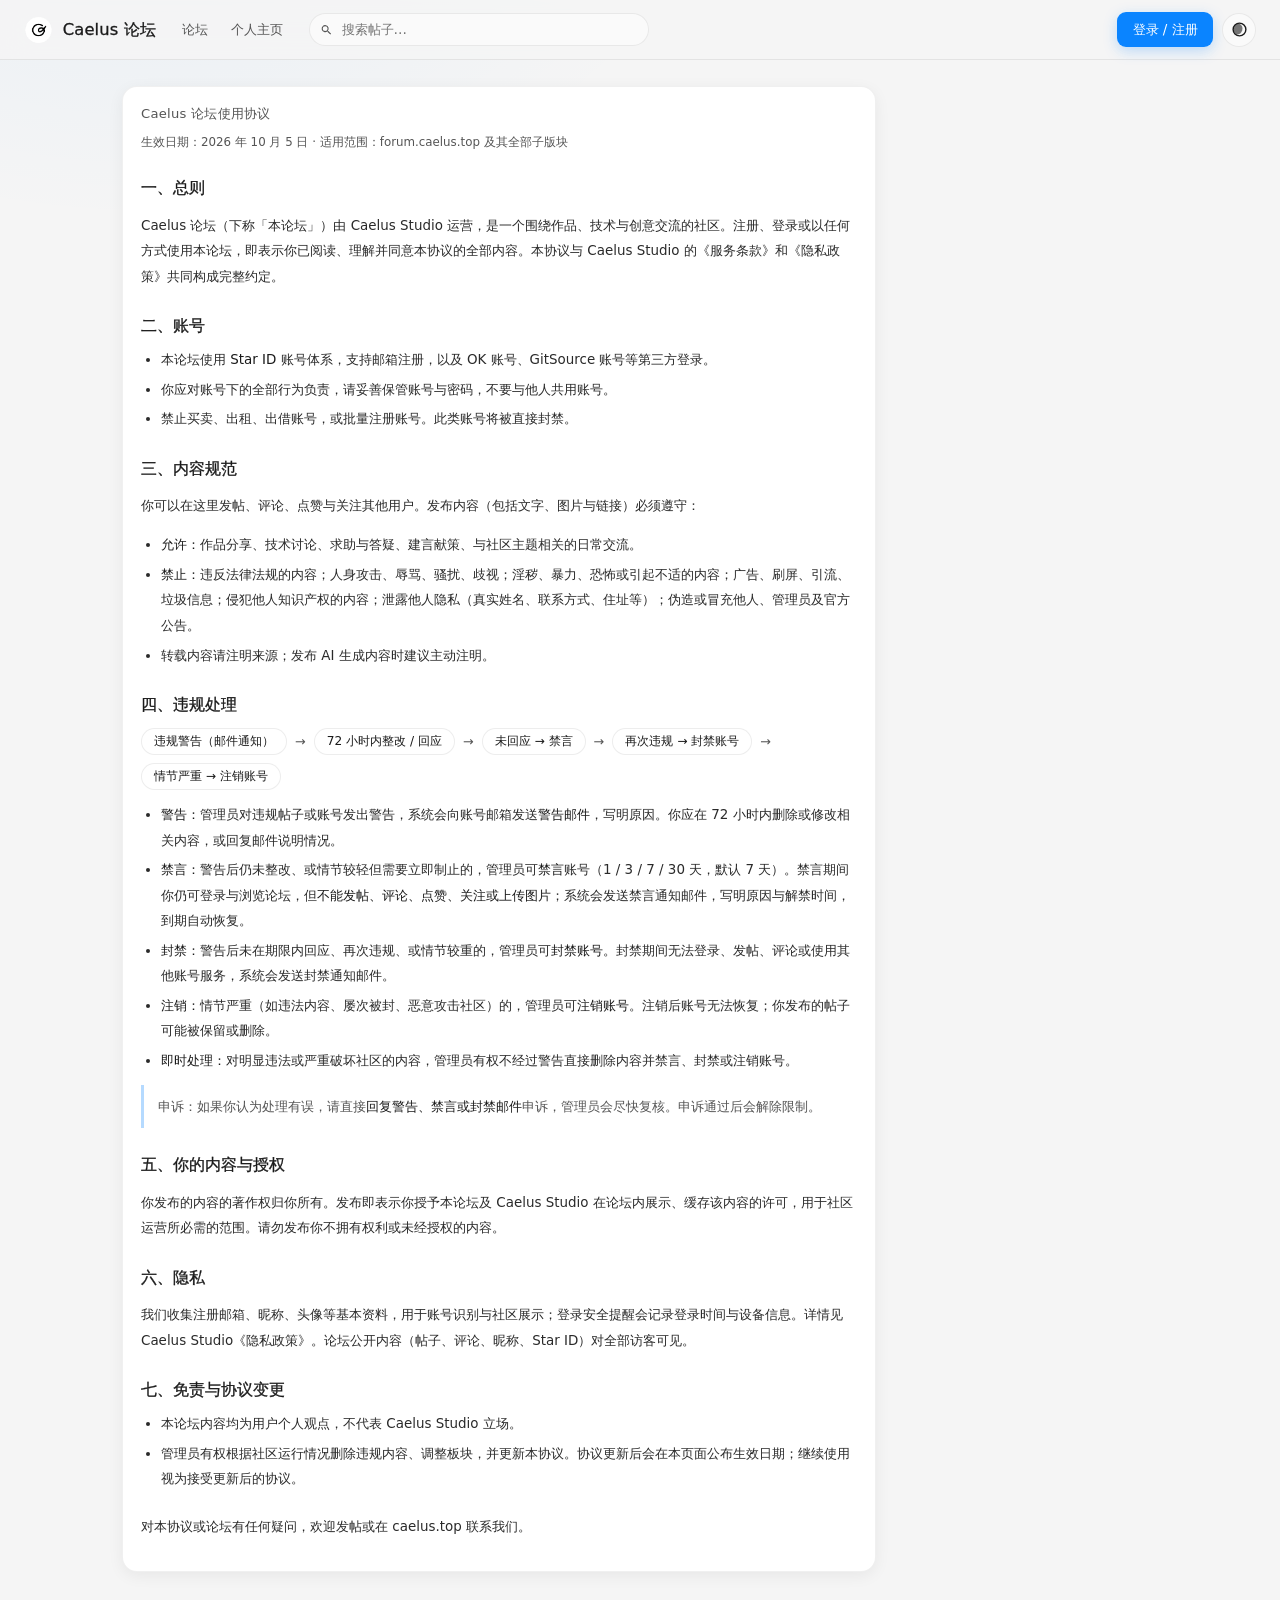
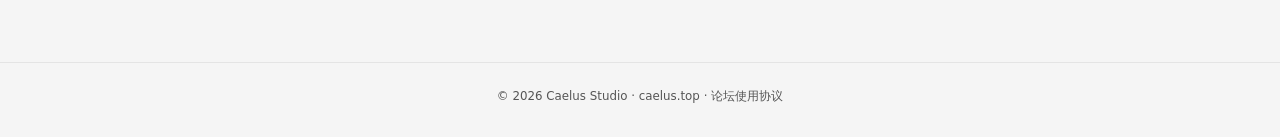
<file: rules.html>
<!DOCTYPE html>
<html lang="zh-CN">
<head>
<meta charset="UTF-8">
<meta name="viewport" content="width=device-width, initial-scale=1">
<title>论坛使用协议 · Caelus 论坛</title>
<link rel="icon" href="/assets/favicon.png" type="image/png">
<link rel="stylesheet" href="https://www.caelus.top/fonts/opposans40/result.css">
<link rel="stylesheet" href="/assets/forum.css?v=20261005d">
<meta name="description" content="Caelus 论坛使用协议：社区规范、违规处理（警告 / 禁言 / 封禁 / 注销）与申诉方式。">
<script>(function(){try{var t=localStorage.getItem('theme')||(window.matchMedia('(prefers-color-scheme: dark)').matches?'dark':'light');document.documentElement.setAttribute('data-theme',t);}catch(e){}})();</script>
<style>
  .rules h2 { font-size: 1.02rem; font-weight: 500; margin: 26px 0 10px; -webkit-text-stroke: .3px currentColor; }
  .rules h2:first-child { margin-top: 0; }
  .rules p, .rules li { font-size: .84rem; line-height: 1.9; color: var(--text-secondary); }
  .rules ul { margin: 6px 0 12px; padding-left: 20px; }
  .rules li { margin-bottom: 4px; }
  .rules b { color: var(--text-primary); font-weight: 500; }
  .rules .meta { font-size: .74rem; color: var(--text-muted); margin-bottom: 18px; }
  .rules .flow { display: flex; align-items: center; gap: 8px; flex-wrap: wrap; margin: 12px 0; }
  .rules .flow span { font-size: .76rem; padding: 4px 12px; border-radius: 999px; border: 1px solid var(--border-color); background: var(--bg-secondary); }
  .rules .flow i { color: var(--text-muted); font-style: normal; font-size: .8rem; }
  .rules blockquote { margin: 10px 0; padding: 10px 14px; border-left: 3px solid var(--accent-line, #1456F0); background: var(--bg-secondary); border-radius: 0 10px 10px 0; font-size: .8rem; color: var(--text-muted); line-height: 1.8; }
</style>
</head>
<body>
<div class="wrap">
  <div class="main">
    <div class="card rules">
      <div class="card-title">Caelus 论坛使用协议</div>
      <div class="meta">生效日期：2026 年 10 月 5 日 · 适用范围：forum.caelus.top 及其全部子版块</div>

      <h2>一、总则</h2>
      <p>Caelus 论坛（下称「本论坛」）由 Caelus Studio 运营，是一个围绕作品、技术与创意交流的社区。注册、登录或以任何方式使用本论坛，即表示你已阅读、理解并同意本协议的全部内容。本协议与 <a href="https://www.caelus.top/" style="color:inherit">Caelus Studio</a> 的《服务条款》和《隐私政策》共同构成完整约定。</p>

      <h2>二、账号</h2>
      <ul>
        <li>本论坛使用 <b>Star ID</b> 账号体系，支持邮箱注册，以及 OK 账号、GitSource 账号等第三方登录。</li>
        <li>你应对账号下的全部行为负责，请妥善保管账号与密码，不要与他人共用账号。</li>
        <li>禁止买卖、出租、出借账号，或批量注册账号。此类账号将被直接封禁。</li>
      </ul>

      <h2>三、内容规范</h2>
      <p>你可以在这里发帖、评论、点赞与关注其他用户。发布内容（包括文字、图片与链接）必须遵守：</p>
      <ul>
        <li><b>允许：</b>作品分享、技术讨论、求助与答疑、建言献策、与社区主题相关的日常交流。</li>
        <li><b>禁止：</b>违反法律法规的内容；人身攻击、辱骂、骚扰、歧视；淫秽、暴力、恐怖或引起不适的内容；广告、刷屏、引流、垃圾信息；侵犯他人知识产权的内容；泄露他人隐私（真实姓名、联系方式、住址等）；伪造或冒充他人、管理员及官方公告。</li>
        <li>转载内容请注明来源；发布 AI 生成内容时建议主动注明。</li>
      </ul>

      <h2>四、违规处理</h2>
      <div class="flow">
        <span>违规警告（邮件通知）</span><i>→</i>
        <span>72 小时内整改 / 回应</span><i>→</i>
        <span>未回应 → 禁言</span><i>→</i>
        <span>再次违规 → 封禁账号</span><i>→</i>
        <span>情节严重 → 注销账号</span>
      </div>
      <ul>
        <li><b>警告：</b>管理员对违规帖子或账号发出警告，系统会向账号邮箱发送<b>警告邮件</b>，写明原因。你应在 72 小时内删除或修改相关内容，或回复邮件说明情况。</li>
        <li><b>禁言：</b>警告后仍未整改、或情节较轻但需要立即制止的，管理员可<b>禁言</b>账号（1 / 3 / 7 / 30 天，默认 7 天）。禁言期间你仍可登录与浏览论坛，但<b>不能发帖、评论、点赞、关注或上传图片</b>；系统会发送禁言通知邮件，写明原因与解禁时间，到期自动恢复。</li>
        <li><b>封禁：</b>警告后未在期限内回应、再次违规、或情节较重的，管理员可<b>封禁账号</b>。封禁期间无法登录、发帖、评论或使用其他账号服务，系统会发送封禁通知邮件。</li>
        <li><b>注销：</b>情节严重（如违法内容、屡次被封、恶意攻击社区）的，管理员可<b>注销账号</b>。注销后账号无法恢复；你发布的帖子可能被保留或删除。</li>
        <li><b>即时处理：</b>对明显违法或严重破坏社区的内容，管理员有权不经过警告直接删除内容并禁言、封禁或注销账号。</li>
      </ul>
      <blockquote>申诉：如果你认为处理有误，请直接<b>回复警告、禁言或封禁邮件</b>申诉，管理员会尽快复核。申诉通过后会解除限制。</blockquote>

      <h2>五、你的内容与授权</h2>
      <p>你发布的内容的著作权归你所有。发布即表示你授予本论坛及 Caelus Studio 在论坛内展示、缓存该内容的许可，用于社区运营所必需的范围。请勿发布你不拥有权利或未经授权的内容。</p>

      <h2>六、隐私</h2>
      <p>我们收集注册邮箱、昵称、头像等基本资料，用于账号识别与社区展示；登录安全提醒会记录登录时间与设备信息。详情见 Caelus Studio《隐私政策》。论坛公开内容（帖子、评论、昵称、Star ID）对全部访客可见。</p>

      <h2>七、免责与协议变更</h2>
      <ul>
        <li>本论坛内容均为用户个人观点，不代表 Caelus Studio 立场。</li>
        <li>管理员有权根据社区运行情况删除违规内容、调整板块，并更新本协议。协议更新后会在本页面公布生效日期；继续使用视为接受更新后的协议。</li>
      </ul>

      <p style="margin-top:22px">对本协议或论坛有任何疑问，欢迎发帖或在 <a href="https://www.caelus.top/" style="color:inherit">caelus.top</a> 联系我们。</p>
    </div>
  </div>
</div>

<footer class="foot">
  © 2026 Caelus Studio · <a href="https://www.caelus.top/">caelus.top</a> · <a href="/rules.html">论坛使用协议</a>
</footer>

<script src="/assets/forum.js?v=20261005d"></script>
<script>
Forum.init({ active: 'rules' });
</script>
</body>
</html>
</file>
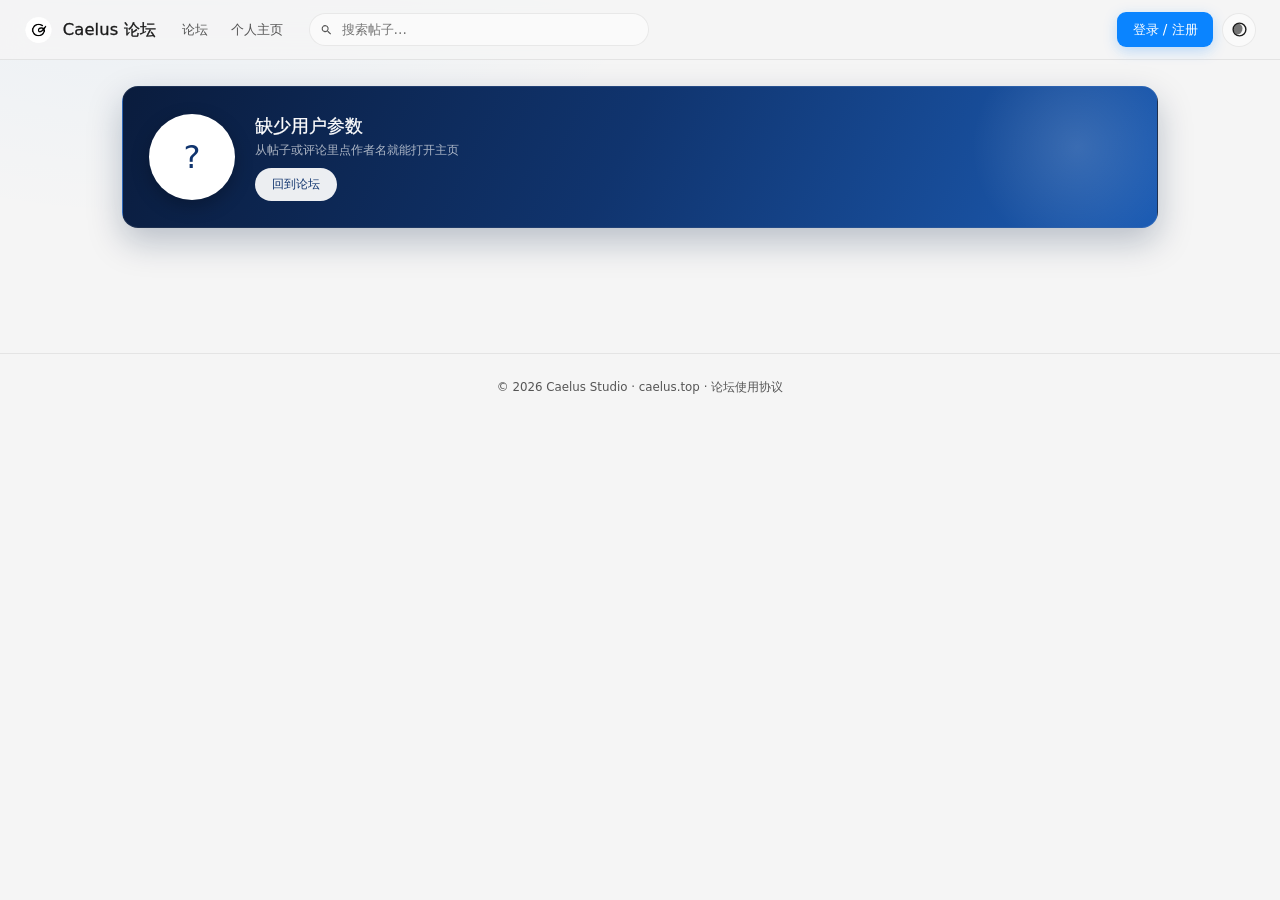
<file: u.html>
<!DOCTYPE html>
<html lang="zh-CN">
<head>
<meta charset="UTF-8">
<meta name="viewport" content="width=device-width, initial-scale=1">
<title>用户主页 · Caelus 论坛</title>
<link rel="icon" href="/assets/favicon.png" type="image/png">
<link rel="stylesheet" href="https://www.caelus.top/fonts/opposans40/result.css">
<link rel="stylesheet" href="/assets/forum.css?v=20261005d">
<script>(function(){try{var t=localStorage.getItem('theme')||(window.matchMedia('(prefers-color-scheme: dark)').matches?'dark':'light');document.documentElement.setAttribute('data-theme',t);}catch(e){}})();</script>
<style>
  .pf-stats { display:flex; gap:18px; margin-top:8px; flex-wrap:wrap; }
  .pf-stats span { font-size:.76rem; color:rgba(255,255,255,.9); }
  .pf-stats b { font-weight:500; -webkit-text-stroke:.3px currentColor; margin-right:3px; }
  .cmt-item { padding:13px 4px; border-bottom:1px solid var(--border-color); }
  .cmt-item:last-child { border-bottom:0; }
  .cmt-item .ci-top { display:flex; align-items:center; gap:8px; margin-bottom:6px; flex-wrap:wrap; }
  .cmt-item .ci-post { font-size:.74rem; color:var(--text-muted); }
  .cmt-item .ci-post a { color:var(--accent); text-decoration:none; }
  .cmt-item .ci-body { font-size:.84rem; color:var(--text-secondary); line-height:1.75; word-break:break-word; }
</style>
</head>
<body>
<div class="wrap single">
  <div class="main">
    <div id="banner" class="profile-banner"><div class="helper" style="color:rgba(255,255,255,.75)">加载中…</div></div>
    <div class="pf-tip" id="pfTip"></div>

    <div class="pf-tabs" id="tabs" style="display:none">
      <button data-tab="posts" class="on">帖子</button>
      <button data-tab="comments">评论</button>
    </div>

    <div class="post-list" id="list"><div class="skel"></div><div class="skel"></div></div>
    <div id="cmts" style="display:none"><div class="skel"></div></div>
  </div>
</div>

<footer class="foot">
  © 2026 Caelus Studio · <a href="https://www.caelus.top/">caelus.top</a> · <a href="/rules.html">论坛使用协议</a>
</footer>

<script src="/assets/forum.js?v=20261005d"></script>
<script>
(function () {
  var starId = new URLSearchParams(location.search).get('u') || '';
  var listEl = Forum.q('#list'), cmtsEl = Forum.q('#cmts'),
      tabsEl = Forum.q('#tabs'), bannerEl = Forum.q('#banner');
  var data = null, curTab = 'posts';

  function card(p) {
    return '<a class="post-card" href="/post.html?id=' + encodeURIComponent(p.id) + '">' +
      '<div class="pc-head">' +
        '<div class="who">' + (p.category ? '<span class="cat-badge">' + Forum.esc(p.category) + '</span>' : '') +
          '<b>' + Forum.esc(p.title) + '</b></div>' +
        '<span class="pc-time">' + Forum.timeAgo(p.createdAt) +
          (p.editedAt ? '<span class="edited-mark">已编辑</span>' : '') + '</span>' +
      '</div>' +
      (p.excerpt ? '<p class="pc-excerpt">' + Forum.esc(p.excerpt) + '</p>' : '') +
      '<div class="pc-foot">' +
        '<div class="tags">' + Forum.tagsHtml(p.tags) + '</div>' +
        '<div class="pc-stats">' +
          '<i><svg viewBox="0 0 24 24"><path d="M12 21s-7.5-4.6-9.3-8.5C1.2 9.2 3 5.9 6.3 5.3c2-.4 4 .5 5.7 2.6 1.7-2.1 3.7-3 5.7-2.6 3.3.6 5.1 3.9 3.6 7.2C19.5 16.4 12 21 12 21z"/></svg>' + p.likes + '</i>' +
          '<i>' + p.comments + ' 条评论</i>' +
          '<i>' + (p.views || 0) + ' 次阅读</i>' +
        '</div>' +
      '</div>' +
    '</a>';
  }

  function fmtDate(ts) {
    if (!ts) return '';
    var d = new Date(ts);
    return d.getFullYear() + '-' + String(d.getMonth() + 1).padStart(2, '0') + '-' + String(d.getDate()).padStart(2, '0');
  }

  function renderBanner(u) {
    var inner = u.avatar
      ? '<img class="pf-ava" src="' + Forum.esc(u.avatar) + '" alt="">'
      : '<span class="pf-ava">' + Forum.esc(String(u.nickname || '?').trim().charAt(0) || '?') + '</span>';
    var days = '';
    if (u.createdAt) {
      var n = Math.max(1, Math.floor((Date.now() - u.createdAt) / 86400000));
      days = '<div class="pf-days">已加入 ' + n + ' 天（' + fmtDate(u.createdAt) + ' 注册）</div>';
    }
    var btn = '';
    if (u.mine) {
      btn = '<a class="pf-btn" href="/mine.html">我的主页</a>' +
        '<a class="pf-btn ghost" href="https://www.caelus.top/account/">账号中心</a>';
    } else if (u.starId && Forum.me()) {
      btn = '<button class="pf-btn' + (u.followingThis ? ' ghost' : '') + '" id="followBtn">' + (u.followingThis ? '已关注' : '+ 关注') + '</button>';
    }
    bannerEl.innerHTML =
      inner +
      '<div style="min-width:0">' +
        '<div class="pf-name">' + Forum.esc(u.nickname || 'Star ID 用户') + Forum.vBadge(u) +
          (u.verified ? '<span class="pf-pill">' + Forum.V_SVG + 'Caelus Studio</span>' : '') +
        '</div>' +
        '<div class="pf-meta">' +
          '<span><i>ID</i><span style="font-family:ui-monospace,Menlo,monospace">' + Forum.esc(u.starId || '') + '</span></span>' +
        '</div>' +
        '<div class="pf-stats">' +
          '<span><b>' + (u.posts || 0) + '</b>帖子</span>' +
          '<span><b>' + (u.comments || 0) + '</b>评论</span>' +
          '<span><b>' + (u.following || 0) + '</b>关注</span>' +
          '<span><b>' + (u.followers || 0) + '</b>粉丝</span>' +
        '</div>' +
        days +
      '</div>' +
      '<span class="grow"></span>' + btn;
    var fb = Forum.q('#followBtn');
    if (fb) fb.onclick = function () {
      if (!Forum.requireLogin('登录后就可以关注别人')) return;
      fb.disabled = true;
      var on = fb.classList.contains('ghost');
      Forum.follow(u.starId, on ? 'unfollow' : 'follow').then(function (d) {
        fb.disabled = false;
        if (!d || !d.ok) { alert((d && d.error) || '操作失败，请稍后重试'); return; }
        u.followingThis = d.following;
        u.followers = Math.max(0, (u.followers || 0) + (d.following ? 1 : -1));
        renderBanner(u);
      }).catch(function () { fb.disabled = false; alert('网络异常，请稍后重试'); });
    };
  }

  function paint() {
    var pb = tabsEl.querySelector('[data-tab="posts"]');
    var cb = tabsEl.querySelector('[data-tab="comments"]');
    pb.textContent = '帖子（' + (data.posts || []).length + '）';
    cb.textContent = '评论（' + (data.comments || []).length + '）';
    if (curTab === 'posts') {
      cmtsEl.style.display = 'none'; listEl.style.display = '';
      listEl.innerHTML = data.posts.length
        ? data.posts.map(card).join('')
        : '<div class="empty"><b>还没有发过帖子</b>这个人还挺安静。</div>';
    } else {
      listEl.style.display = 'none'; cmtsEl.style.display = '';
      cmtsEl.innerHTML = data.comments.length
        ? data.comments.map(function (c) {
            return '<div class="cmt-item">' +
              '<div class="ci-top">' +
                (c.postId ? '<span class="ci-post">在 <a href="/post.html?id=' + encodeURIComponent(c.postId) + '">' +
                  Forum.esc(c.postTitle || '这篇帖子') + '</a> 下</span>' : '') +
                '<span style="font-size:.72rem;color:var(--text-muted)">' + Forum.timeAgo(c.createdAt) +
                  (c.editedAt ? '<span class="edited-mark">已编辑</span>' : '') + '</span>' +
              '</div>' +
              '<div class="ci-body">' + Forum.md(c.body) + '</div>' +
            '</div>';
          }).join('')
        : '<div class="empty"><b>还没有发过评论</b></div>';
    }
  }

  function switchTab(t) {
    curTab = t;
    [].forEach.call(tabsEl.querySelectorAll('button'), function (b) { b.classList.toggle('on', b.getAttribute('data-tab') === t); });
    paint();
  }
  [].forEach.call(tabsEl.querySelectorAll('button'), function (b) {
    b.addEventListener('click', function () { switchTab(b.getAttribute('data-tab')); });
  });

  function load() {
    if (!starId) {
      bannerEl.innerHTML = '<div class="pf-ava">?</div><div><div class="pf-name">缺少用户参数</div>' +
        '<div class="pf-days">从帖子或评论里点作者名就能打开主页</div>' +
        '<div style="margin-top:10px"><a class="pf-btn" href="/">回到论坛</a></div></div>';
      listEl.innerHTML = '';
      return;
    }
    var p = new URLSearchParams({ starId: starId });
    if (Forum.token()) p.set('token', Forum.token());
    Forum.api('/api/forum/user?' + p.toString()).then(function (d) {
      if (!d || !d.ok) {
        bannerEl.innerHTML = '<div class="pf-ava">?</div><div><div class="pf-name">' + Forum.esc((d && d.error) || '打不开这个主页') + '</div>' +
          '<div class="pf-days">可能账号不存在，或者当前不可访问。</div>' +
          '<div style="margin-top:10px"><a class="pf-btn" href="/">回到论坛</a></div></div>';
        tabsEl.style.display = 'none';
        listEl.innerHTML = '';
        return;
      }
      data = { user: d.user, posts: d.posts || [], comments: d.comments || [] };
      document.title = (d.user.nickname || '用户') + ' 的主页 · Caelus 论坛';
      renderBanner(d.user);
      tabsEl.style.display = '';
      switchTab('posts');
    }).catch(function () {
      bannerEl.innerHTML = '<div class="pf-ava">?</div><div><div class="pf-name">网络异常</div>' +
        '<div class="pf-days">请稍后刷新重试</div></div>';
    });
  }

  Forum.init({ active: '', onReady: load, onLogin: load });
})();
</script>
</body>
</html>
</file>
<file: assets/forum.css>
/* Caelus 论坛 —— 主题变量沿用主站 theme.css，保证全站观感一致 */
:root {
  --bg-primary: #0b0b0b;
  --bg-secondary: #0b0b0b;
  --bg-card: #111;
  --bg-elevated: #171717;
  --text-primary: #f0f0f0;
  --text-secondary: #d0d0d0;
  --text-muted: #888;
  --border-color: rgba(255,255,255,0.06);
  --border-card: rgba(255,255,255,0.06);
  --shadow-card: 0 4px 16px rgba(0,0,0,0.3);
  --shadow-pop: 0 18px 50px rgba(0,0,0,0.55);
  --tag-bg: #0a1e33;
  --tag-color: #7db8e8;
  --tag-border: rgba(80,160,220,0.15);
  --accent: #0a84ff;
  --accent-soft: rgba(10,132,255,0.13);
  --accent-line: rgba(10,132,255,0.35);
  --danger: #ff6b6b;
  --card-hover-border: rgba(255,255,255,0.13);
  --input-bg: rgba(255,255,255,0.035);
  --hover-bg: rgba(255,255,255,0.045);
  --avatar-bg: #232323;
  --glow: rgba(10,132,255,0.07);
}
[data-theme="light"] {
  --bg-primary: #f5f5f5;
  --bg-secondary: #ffffff;
  --bg-card: #ffffff;
  --bg-elevated: #ffffff;
  --text-primary: #1a1a1a;
  --text-secondary: #2a2a2a;
  --text-muted: #555;
  --border-color: rgba(0,0,0,0.07);
  --border-card: rgba(0,0,0,0.06);
  --shadow-card: 0 4px 16px rgba(0,0,0,0.06);
  --shadow-pop: 0 18px 50px rgba(0,0,0,0.16);
  --tag-bg: #e6f0ff;
  --tag-color: #0a4a7a;
  --tag-border: rgba(30,120,200,0.15);
  --accent: #0a84ff;
  --accent-soft: rgba(10,132,255,0.1);
  --accent-line: rgba(10,132,255,0.3);
  --danger: #d93636;
  --card-hover-border: rgba(0,0,0,0.13);
  --input-bg: #fafafa;
  --hover-bg: rgba(0,0,0,0.03);
  --avatar-bg: #e8e8e8;
  --glow: rgba(10,132,255,0.05);
}

* { box-sizing: border-box; }
html, body { margin: 0; padding: 0; }
body {
  background: var(--bg-primary);
  color: var(--text-primary);
  font-family: 'OPPO Sans 4.0', 'PingFang SC', 'Microsoft YaHei', system-ui, sans-serif;
  font-weight: 400;
  -webkit-font-smoothing: antialiased;
  min-height: 100vh;
  background-image: radial-gradient(760px 420px at 12% -8%, var(--glow), transparent 70%);
  background-attachment: fixed;
}
h1, h2, h3, h4 { font-weight: 500; -webkit-text-stroke: .3px currentColor; margin: 0; }
a { color: inherit; text-decoration: none; }
button { font-family: inherit; }
input, textarea, select { font-family: inherit; }
::selection { background: var(--accent-soft); }

::-webkit-scrollbar { width: 8px; height: 8px; }
::-webkit-scrollbar-track { background: transparent; }
::-webkit-scrollbar-thumb { background: rgba(255,255,255,0.22); border-radius: 4px; }
[data-theme="light"] ::-webkit-scrollbar-thumb { background: rgba(0,0,0,0.2); }

/* ===== 顶栏 ===== */
.topbar {
  position: sticky; top: 0; z-index: 60;
  display: flex; align-items: center; gap: 16px;
  padding: 12px 24px;
  border-bottom: 1px solid var(--border-color);
  background: rgba(11,11,11,0.82);
  backdrop-filter: blur(14px); -webkit-backdrop-filter: blur(14px);
}
[data-theme="light"] .topbar { background: rgba(245,245,245,0.85); }
.tb-brand { display: flex; align-items: center; gap: 10px; flex: none; }
.tb-brand img { height: 26px; width: auto; }
.tb-brand b { font-size: 1.02rem; font-weight: 500; letter-spacing: .01em; -webkit-text-stroke: .3px currentColor; }
.tb-brand span { font-size: .72rem; color: var(--text-muted); }
.tb-nav { display: flex; align-items: center; gap: 4px; flex: none; }
.tb-nav a {
  font-size: .84rem; color: var(--text-muted); padding: .34rem .6rem; border-radius: 8px;
  transition: color .2s, background .2s;
}
.tb-nav a:hover { color: var(--text-primary); background: var(--hover-bg); }
.tb-nav a.on { color: var(--text-primary); background: var(--hover-bg); }
.tb-search { flex: 1 1 auto; max-width: 340px; position: relative; }
.tb-search input {
  width: 100%; padding: .5rem .8rem .5rem 2rem; border-radius: 999px;
  border: 1px solid var(--border-color); background: var(--input-bg); color: var(--text-primary);
  font-size: .84rem; outline: none; transition: border-color .2s, background .2s;
}
.tb-search input:focus { border-color: var(--accent-line); background: var(--bg-card); }
.tb-search svg { position: absolute; left: 11px; top: 50%; transform: translateY(-50%); width: 13px; height: 13px; fill: var(--text-muted); }
.tb-right { display: flex; align-items: center; gap: 9px; flex: none; margin-left: auto; }

.btn {
  display: inline-flex; align-items: center; justify-content: center; gap: 6px;
  padding: .48rem .9rem; border-radius: 9px; border: 1px solid transparent;
  font-size: .84rem; background: transparent; color: var(--text-primary);
  cursor: pointer; transition: all .2s; white-space: nowrap;
}
.btn-primary { background: var(--accent); color: #fff; box-shadow: 0 4px 14px rgba(10,132,255,0.25); }
.btn-primary:hover { filter: brightness(1.08); transform: translateY(-1px); }
.btn-ghost { border-color: var(--border-color); background: var(--input-bg); color: var(--text-secondary); }
.btn-ghost:hover { border-color: var(--card-hover-border); color: var(--text-primary); }
.btn:disabled { opacity: .55; cursor: default; transform: none; }

.theme-toggle {
  width: 34px; height: 34px; border-radius: 50%; flex: none;
  display: flex; align-items: center; justify-content: center;
  background: var(--input-bg); border: 1px solid var(--border-color);
  color: var(--text-primary); cursor: pointer; transition: all .25s;
}
.theme-toggle:hover { transform: scale(1.07); }
.theme-toggle svg { width: 17px; height: 17px; fill: currentColor; transition: transform .4s cubic-bezier(.34,1.56,.64,1); }
.theme-toggle:hover svg { transform: rotate(30deg); }

.me-chip { display: flex; align-items: center; gap: 8px; padding: 3px 9px 3px 3px; border-radius: 999px; border: 1px solid var(--border-color); background: var(--input-bg); cursor: pointer; }
.me-chip:hover { border-color: var(--card-hover-border); }
.me-chip b { font-size: .8rem; font-weight: 400; max-width: 96px; overflow: hidden; text-overflow: ellipsis; white-space: nowrap; }

/* ===== 布局 ===== */
.wrap {
  max-width: 1080px; margin: 0 auto; padding: 26px 22px 90px;
  display: grid; grid-template-columns: minmax(0,1fr) 258px; gap: 24px; align-items: start;
}
.main { min-width: 0; }
.side { display: flex; flex-direction: column; gap: 16px; position: sticky; top: 74px; }

.card {
  background: var(--bg-card); border: 1px solid var(--border-card); border-radius: 15px;
  box-shadow: var(--shadow-card); padding: 18px;
}
.card-title {
  display: flex; align-items: center; justify-content: space-between;
  font-size: .82rem; color: var(--text-muted); margin-bottom: 12px; letter-spacing: .02em;
}

/* ===== 工具栏 ===== */
.toolbar { display: flex; align-items: center; gap: 10px; margin-bottom: 16px; flex-wrap: wrap; }
.seg { display: flex; gap: 2px; padding: 3px; border-radius: 10px; background: var(--input-bg); border: 1px solid var(--border-color); }
.seg button {
  border: 0; background: transparent; color: var(--text-muted); font-size: .82rem;
  padding: .34rem .78rem; border-radius: 7px; cursor: pointer; transition: all .2s;
}
.seg button.on { background: var(--bg-card); color: var(--text-primary); box-shadow: 0 2px 8px rgba(0,0,0,0.18); }
.toolbar .grow { flex: 1 1 auto; }
.count-note { font-size: .78rem; color: var(--text-muted); }

/* ===== 帖子列表 ===== */
.post-list { display: flex; flex-direction: column; gap: 12px; }
.post-card {
  display: block; background: var(--bg-card); border: 1px solid var(--border-card);
  border-radius: 15px; padding: 17px 18px; box-shadow: var(--shadow-card);
  transition: border-color .2s, transform .2s, box-shadow .2s;
}
.post-card:hover { border-color: var(--card-hover-border); transform: translateY(-1px); box-shadow: 0 10px 26px rgba(0,0,0,0.22); }
[data-theme="light"] .post-card:hover { box-shadow: 0 10px 26px rgba(0,0,0,0.09); }
.pc-head { display: flex; align-items: center; gap: 9px; margin-bottom: 10px; }
.pc-head .pc-time { font-size: .74rem; color: var(--text-muted); margin-left: auto; flex: none; }
.pc-title { font-size: 1.02rem; line-height: 1.45; margin-bottom: 7px; }
.post-card:hover .pc-title { color: var(--accent); }
.pc-excerpt {
  font-size: .84rem; line-height: 1.68; color: var(--text-secondary);
  display: -webkit-box; -webkit-line-clamp: 2; -webkit-box-orient: vertical; overflow: hidden;
  margin-bottom: 12px;
}
.pc-foot { display: flex; align-items: center; gap: 8px; flex-wrap: wrap; }
.pc-stats { margin-left: auto; display: flex; align-items: center; gap: 14px; font-size: .78rem; color: var(--text-muted); flex: none; }
mark.hl {
  background: var(--accent-soft); color: inherit;
  border-radius: 3px; padding: 0 1px;
}
.match-note {
  font-size: .76rem; line-height: 1.6; color: var(--text-muted);
  margin: -4px 0 12px; padding-left: 8px; border-left: 2px solid var(--border-color);
  display: -webkit-box; -webkit-line-clamp: 2; -webkit-box-orient: vertical; overflow: hidden;
}
.match-note mark.hl { color: var(--text-secondary); }
.pc-stats i { display: inline-flex; align-items: center; gap: 5px; font-style: normal; }
.pc-stats svg { width: 13px; height: 13px; fill: currentColor; opacity: .8; }
.pc-stats .liked { color: var(--accent); }
.pc-stats .liked svg { opacity: 1; }

/* ===== 标签 ===== */
.tags { display: flex; gap: 6px; flex-wrap: wrap; }
.tag {
  font-size: .72rem; padding: .2rem .55rem; border-radius: 999px;
  background: var(--tag-bg); color: var(--tag-color); border: 1px solid var(--tag-border);
  transition: filter .2s; cursor: pointer;
}
.tag:hover { filter: brightness(1.18); }
.tag.plain { background: var(--input-bg); color: var(--text-muted); border-color: var(--border-color); }
.tag-list { display: flex; flex-wrap: wrap; gap: 7px; }
.tag-list .tag { display: inline-flex; align-items: center; gap: 5px; }
.tag-list .tag em { font-style: normal; opacity: .6; font-size: .68rem; }

/* ===== 头像 ===== */
.av {
  width: 27px; height: 27px; border-radius: 50%; flex: none; object-fit: cover;
  background: var(--avatar-bg); display: inline-flex; align-items: center; justify-content: center;
  font-size: .74rem; color: var(--text-secondary); overflow: hidden;
  border: 1px solid var(--border-color);
}
.av.sm { width: 22px; height: 22px; font-size: .68rem; }
.av.lg { width: 38px; height: 38px; font-size: .92rem; }
/* 认证蓝 V（跟在昵称右侧） */
.vbadge { display: inline-flex; flex: none; width: 15px; height: 15px; vertical-align: middle; margin-left: 4px; }
.vbadge svg { width: 100%; height: 100%; display: block; }
b + .vbadge { margin-left: -4px; margin-right: -4px; }
/* 关注按钮 */
.follow-btn { flex: none; margin-left: auto; padding: 4px 14px; border-radius: 999px; border: 1px solid #1d9bf0; background: transparent; color: #1d9bf0; font-size: .74rem; cursor: pointer; }
.follow-btn:hover { background: rgba(29,155,240,.08); }
.follow-btn.on { border-color: var(--border-color); color: var(--text-muted); }
.follow-btn.sm { margin-left: 2px; padding: 1px 9px; font-size: .66rem; }
.who { display: flex; align-items: center; gap: 8px; min-width: 0; }
.who b { font-weight: 400; font-size: .82rem; white-space: nowrap; }
.who .sid { font-size: .7rem; color: var(--text-muted); font-family: ui-monospace, SFMono-Regular, Menlo, monospace; }

/* ===== 主题标签条 ===== */
/* ===== 行标签（分类 / 话题，避免两行混淆） ===== */
.row-label {
  flex: none; align-self: center; font-size: .72rem; color: var(--text-muted);
  padding: .3rem .15rem .3rem 0; letter-spacing: .08em; user-select: none;
}
.chips { display: flex; gap: 8px; flex-wrap: wrap; margin-bottom: 16px; }
.chip {
  font-size: .78rem; padding: .3rem .7rem; border-radius: 999px; cursor: pointer;
  border: 1px solid var(--border-color); background: var(--input-bg); color: var(--text-muted);
  transition: all .2s;
}
.chip:hover { color: var(--text-primary); border-color: var(--card-hover-border); }
.chip.on { background: var(--accent-soft); border-color: var(--accent-line); color: var(--accent); }

/* ===== 帖子详情 ===== */
.post-full { padding: 24px 24px 20px; }
.post-full h1 { font-size: 1.42rem; line-height: 1.42; margin-bottom: 14px; }
.post-full .pc-head { margin-bottom: 0; }
.post-body {
  font-size: .94rem; line-height: 1.85; color: var(--text-secondary);
  white-space: pre-wrap; word-break: break-word; margin: 18px 0 4px;
}
.post-body a { color: var(--accent); text-decoration: underline; text-underline-offset: 3px; }
.content-bar {
  display: flex; align-items: center; gap: 10px; margin-top: 20px; padding-top: 16px;
  border-top: 1px solid var(--border-color);
}
.like-btn {
  display: inline-flex; align-items: center; gap: 6px; padding: .42rem .85rem; border-radius: 999px;
  border: 1px solid var(--border-color); background: var(--input-bg); color: var(--text-secondary);
  font-size: .82rem; cursor: pointer; transition: all .2s;
}
.like-btn:hover { border-color: var(--accent-line); color: var(--accent); }
.like-btn.on { background: var(--accent-soft); border-color: var(--accent-line); color: var(--accent); }
.like-btn svg { width: 14px; height: 14px; fill: currentColor; }

/* ===== 评论 ===== */
.cmt { display: flex; gap: 11px; padding: 15px 0; border-top: 1px solid var(--border-color); }
.cmt:first-child { border-top: 0; }
.cmt-main { flex: 1 1 auto; min-width: 0; }
.cmt-body { font-size: .86rem; line-height: 1.75; color: var(--text-secondary); white-space: pre-wrap; word-break: break-word; margin: 6px 0 0; }
.cmt-foot { display: flex; align-items: center; gap: 14px; margin-top: 7px; font-size: .74rem; color: var(--text-muted); }
.cmt-foot button { border: 0; background: transparent; color: inherit; cursor: pointer; font-size: .74rem; padding: 0; display: inline-flex; align-items: center; gap: 4px; }
.cmt-foot button:hover { color: var(--accent); }
.cmt-foot .on { color: var(--accent); }
.cmt-foot svg { width: 12px; height: 12px; fill: currentColor; }
.reply-ref { font-size: .74rem; color: var(--text-muted); margin-top: 4px; }
.reply-ref b { color: var(--accent); font-weight: 400; }

/* ===== 编辑器 ===== */
.editor { padding: 18px; }
.editor input[type="text"], .editor textarea, .field input, .field textarea {
  width: 100%; border: 1px solid var(--border-color); border-radius: 11px;
  background: var(--input-bg); color: var(--text-primary); padding: .62rem .8rem;
  font-size: .88rem; outline: none; transition: border-color .2s, background .2s;
}
.editor input[type="text"]:focus, .editor textarea:focus, .field input:focus, .field textarea:focus {
  border-color: var(--accent-line); background: var(--bg-card);
}
.editor textarea { min-height: 230px; resize: vertical; line-height: 1.7; }
.editor input.title-in { font-size: 1.02rem; font-weight: 500; -webkit-text-stroke: .3px currentColor; }
.ed-field { margin-bottom: 12px; }
.ed-label { font-size: .78rem; color: var(--text-muted); margin-bottom: 7px; }
.ed-foot { display: flex; align-items: center; gap: 12px; margin-top: 14px; flex-wrap: wrap; }
.helper { font-size: .74rem; color: var(--text-muted); }

/* ===== 空态 / 加载 ===== */
.empty { text-align: center; padding: 56px 20px; color: var(--text-muted); font-size: .86rem; }
.empty b { display: block; font-size: .95rem; color: var(--text-secondary); font-weight: 400; margin-bottom: 6px; }
.skel { height: 96px; border-radius: 15px; border: 1px solid var(--border-card); background: var(--bg-card); opacity: .55; animation: pulse 1.4s infinite ease-in-out; }
@keyframes pulse { 0%,100% { opacity: .45 } 50% { opacity: .8 } }

/* ===== 弹窗 ===== */
.modal {
  position: fixed; inset: 0; z-index: 200; display: flex; align-items: center; justify-content: center;
  background: rgba(0,0,0,0.6); backdrop-filter: blur(4px); padding: 20px;
}
.modal[hidden] { display: none; }
.modal-box {
  width: 100%; max-width: 400px; background: var(--bg-elevated); border: 1px solid var(--border-color);
  border-radius: 18px; padding: 24px; box-shadow: var(--shadow-pop);
}
.modal-box h3 { font-size: 1.02rem; margin-bottom: 6px; }
.modal-box .sub { font-size: .78rem; color: var(--text-muted); line-height: 1.6; margin-bottom: 18px; }
.field { margin-bottom: 12px; }
.field label { display: block; font-size: .78rem; color: var(--text-muted); margin-bottom: 5px; }
.ok-btn {
  width: 100%; display: flex; align-items: center; justify-content: center; gap: 9px;
  padding: .62rem; border-radius: 11px; border: 1px solid var(--border-color);
  background: var(--input-bg); color: var(--text-primary); font-size: .86rem;
  cursor: pointer; transition: all .2s; margin-top: 4px;
}
.ok-btn:hover { border-color: var(--accent-line); }
.ok-btn img { height: 17px; width: auto; border-radius: 4px; }
.ok-btn img.gslogo { height: 19px; width: auto; border-radius: 0; }
.ok-btn img.oklogo { height: 12px; width: auto; border-radius: 0; filter: invert(1) brightness(1.5); }
[data-theme="light"] .ok-btn img.oklogo { filter: none; }
.divider { display: flex; align-items: center; gap: 10px; margin: 16px 0 12px; color: var(--text-muted); font-size: .72rem; }
.divider::before, .divider::after { content: ''; flex: 1 1 auto; height: 1px; background: var(--border-color); }
.msg { font-size: .78rem; line-height: 1.6; margin: 10px 0 0; min-height: 1.2em; }
.msg.err { color: var(--danger); }
.msg.ok { color: #3fbf7f; }
.link-btn { border: 0; background: transparent; color: var(--accent); font-size: .78rem; cursor: pointer; padding: 0; }
.link-btn:hover { text-decoration: underline; }

/* ===== 页脚 ===== */
.foot {
  border-top: 1px solid var(--border-color); padding: 22px 24px 30px;
  text-align: center; font-size: .74rem; color: var(--text-muted); line-height: 1.9;
}
.foot a:hover { color: var(--text-secondary); }

/* ===== 响应式 ===== */
@media (max-width: 900px) {
  .wrap { grid-template-columns: 1fr; gap: 18px; padding: 18px 15px 70px; }
  .side { position: static; }
  .tb-nav { display: none; }
  .tb-search { max-width: none; }
  .post-full { padding: 20px 17px 16px; }
  .post-full h1 { font-size: 1.24rem; }
}
@media (max-width: 620px) {
  .topbar { padding: 10px 14px; gap: 10px; }
  .tb-search { order: 3; flex-basis: 100%; max-width: none; }
  .topbar { flex-wrap: wrap; }
  .me-chip b { display: none; }
  .pc-time { font-size: .7rem; }
  .md-bar { flex-wrap: wrap; }
}

/* ===== 自定义圆形光标（与主站一致） ===== */
html, body { cursor: none; }
a, button, .post-card, .chip, .tag, .me-chip, .theme-toggle, .card-title { cursor: none !important; }
input, textarea, select, [contenteditable="true"] { cursor: auto !important; }
.custom-cursor {
  position: fixed; top: 0; left: 0; width: 20px; height: 20px;
  border-radius: 50%; background: rgba(255,255,255,0.15);
  backdrop-filter: blur(6px); -webkit-backdrop-filter: blur(6px);
  border: 1px solid rgba(255,255,255,0.3); box-shadow: 0 0 20px rgba(255,255,255,0.05);
  pointer-events: none; z-index: 9999; transform: translate(-50%,-50%);
  transition: width .2s, height .2s, background .2s, border-color .2s, opacity .2s;
  opacity: 0; will-change: transform;
}
.custom-cursor.on { opacity: 1; }
[data-theme="light"] .custom-cursor {
  background: rgba(0,0,0,0.06); border-color: rgba(0,0,0,0.15); box-shadow: 0 0 20px rgba(0,0,0,0.03);
}
.custom-cursor.clicked { width: 8px; height: 8px; background: rgba(255,255,255,0.3); border-color: rgba(255,255,255,0.6); }
[data-theme="light"] .custom-cursor.clicked { background: rgba(0,0,0,0.15); border-color: rgba(0,0,0,0.3); }
.custom-cursor.hover { width: 28px; height: 28px; background: rgba(255,255,255,0.08); border-color: rgba(255,255,255,0.15); }
[data-theme="light"] .custom-cursor.hover { background: rgba(0,0,0,0.04); border-color: rgba(0,0,0,0.08); }
/* 按下优先于悬停：否则点链接时被 .hover 覆盖，看不出按下反馈 */
.custom-cursor.hover.clicked { width: 8px; height: 8px; }
.custom-cursor.over-text { opacity: 0; }
@media (pointer: coarse) {
  .custom-cursor { display: none !important; }
  html, body, a, button { cursor: auto !important; }
}

/* ===== 帖子分类 ===== */
.cat-chips { display: flex; gap: 7px; flex-wrap: wrap; margin-bottom: 9px; }
.cat-chip {
  border: 1px solid var(--border-color); background: var(--input-bg); color: var(--text-secondary);
  border-radius: 999px; padding: .28rem .74rem; font-size: .8rem; cursor: pointer;
  transition: all .2s; font-family: inherit;
}
.cat-chip:hover { border-color: var(--card-hover-border); color: var(--text-primary); }
.cat-chip.on { background: var(--accent-soft); border-color: var(--accent-line); color: var(--accent); }
.cat-chip em { font-style: normal; opacity: .55; margin-left: 4px; font-size: .72rem; }
.cat-badge {
  display: inline-flex; align-items: center; padding: 1px 8px; border-radius: 6px;
  font-size: .72rem; line-height: 1.7; background: var(--accent-soft); color: var(--accent);
  border: 1px solid var(--accent-line); white-space: nowrap; flex: none;
}
.cat-picker { display: flex; gap: 7px; flex-wrap: wrap; }
.cat-picker button {
  border: 1px solid var(--border-color); background: var(--input-bg); color: var(--text-secondary);
  border-radius: 999px; padding: .32rem .82rem; font-size: .82rem; cursor: pointer;
  transition: all .2s; font-family: inherit;
}
.cat-picker button:hover { border-color: var(--card-hover-border); color: var(--text-primary); }
.cat-picker button.on { background: var(--accent-soft); border-color: var(--accent-line); color: var(--accent); }

/* ===== Markdown 渲染（帖子正文 / 评论） ===== */
.post-body, .cmt-body { white-space: normal; }
.post-body > *:first-child, .cmt-body > *:first-child { margin-top: 0; }
.post-body > *:last-child, .cmt-body > *:last-child { margin-bottom: 0; }
.post-body p, .cmt-body p { margin: 0 0 .8em; }
.post-body p:last-child, .cmt-body p:last-child { margin-bottom: 0; }
.md-h {
  font-weight: 500; -webkit-text-stroke: .3px currentColor; line-height: 1.45;
  color: var(--text-primary); margin: 1.3em 0 .5em;
}
.md-h1 { font-size: 1.3rem; }
.md-h2 { font-size: 1.15rem; }
.md-h3 { font-size: 1.03rem; }
.md-h4, .md-h5, .md-h6 { font-size: .95rem; }
.md-quote {
  margin: .9em 0; padding: .55em .9em; border-left: 2px solid var(--accent-line);
  background: var(--input-bg); border-radius: 0 9px 9px 0; color: var(--text-muted);
}
.md-list { margin: .8em 0; padding-left: 1.4em; }
.md-list li { margin: .26em 0; }
.md-hr { border: 0; border-top: 1px solid var(--border-color); margin: 1.5em 0; }
.md-icode {
  font-family: ui-monospace, SFMono-Regular, Menlo, monospace; font-size: .86em;
  padding: .12em .38em; border-radius: 5px; background: var(--input-bg);
  border: 1px solid var(--border-color);
}
.md-pre {
  margin: .9em 0; padding: .8em 1em; border-radius: 11px; overflow-x: auto;
  background: var(--input-bg); border: 1px solid var(--border-color);
}
.md-pre code {
  font-family: ui-monospace, SFMono-Regular, Menlo, monospace; font-size: .82rem;
  line-height: 1.65; color: var(--text-secondary); white-space: pre;
}
.md-a { color: var(--accent); text-decoration: underline; text-underline-offset: 3px; }
.md-img { display: block; max-width: 100%; border-radius: 10px; margin: .7em 0; }
.md-table-wrap { overflow-x: auto; margin: .9em 0; }
.md-table { border-collapse: collapse; width: 100%; font-size: .85rem; }
.md-table th, .md-table td { border: 1px solid var(--border-color); padding: .42em .72em; text-align: left; }
.md-table th { background: var(--input-bg); color: var(--text-primary); font-weight: 500; }
.md-empty { font-size: .82rem; color: var(--text-muted); margin: 0; }

/* ===== Markdown 编辑器：编辑 / 预览 + 工具栏 ===== */
.md-bar { display: flex; align-items: center; gap: 10px; margin-bottom: 8px; }
.md-tabs {
  display: inline-flex; padding: 2px; border-radius: 9px;
  background: var(--input-bg); border: 1px solid var(--border-color);
}
.md-tabs button {
  border: 0; background: transparent; color: var(--text-muted); cursor: pointer;
  font-family: inherit; font-size: .78rem; padding: .26rem .78rem; border-radius: 7px;
  transition: all .18s;
}
.md-tabs button.on { background: var(--bg-card); color: var(--accent); }
.md-tools { display: flex; gap: 2px; flex-wrap: wrap; }
.md-tools button {
  width: 28px; height: 28px; display: inline-flex; align-items: center; justify-content: center;
  border: 1px solid transparent; background: transparent; color: var(--text-muted);
  border-radius: 7px; cursor: pointer; font-family: inherit; font-size: .76rem;
  transition: all .18s;
}
.md-tools button:hover { background: var(--input-bg); border-color: var(--border-color); color: var(--text-primary); }
.md-preview {
  min-height: 230px; padding: .8rem 1rem; border-radius: 11px;
  border: 1px solid var(--border-color); background: var(--bg-card);
  font-size: .9rem; line-height: 1.8; color: var(--text-secondary); overflow-wrap: break-word;
}

/* ---------- 个人主页（仿 OK 个人中心） ---------- */
.wrap.single { grid-template-columns: 1fr; }
.profile-banner {
  position: relative; overflow: hidden; border-radius: 16px; margin-bottom: 14px;
  border: 1px solid rgba(255,255,255,.08);
  background: linear-gradient(115deg, #0a1c3d 0%, #10346e 48%, #1c5cb4 100%);
  color: #fff; padding: 26px 26px; display: flex; gap: 20px; align-items: center; min-height: 132px;
  box-shadow: 0 14px 34px rgba(9, 30, 66, .25);
}
.profile-banner::after {
  content: ''; position: absolute; right: -70px; top: -90px; width: 300px; height: 300px; border-radius: 50%;
  background: radial-gradient(closest-side, rgba(255,255,255,.14), transparent 70%); pointer-events: none;
}
.profile-banner .pf-ava {
  width: 86px; height: 86px; border-radius: 50%; flex: none; object-fit: cover;
  border: 3px solid rgba(255,255,255,.9); background: #fff; color: #10346e;
  display: inline-flex; align-items: center; justify-content: center;
  font-size: 2rem; font-weight: 500; box-shadow: 0 6px 18px rgba(0,0,0,.25);
}
.profile-banner .pf-name { font-size: 1.14rem; font-weight: 500; display: flex; align-items: center; gap: 8px; flex-wrap: wrap; -webkit-text-stroke: .3px currentColor; }
.profile-banner .pf-name .vbadge { width: 17px; height: 17px; margin-left: 2px; }
.profile-banner .pf-pill {
  display: inline-flex; align-items: center; gap: 5px; font-size: .7rem; font-weight: 400; -webkit-text-stroke: 0;
  padding: 3px 11px; border-radius: 999px; background: rgba(255,255,255,.16); border: 1px solid rgba(255,255,255,.38);
}
.profile-banner .pf-pill svg { width: 13px; height: 13px; }
.profile-banner .pf-meta { margin-top: 7px; font-size: .76rem; color: rgba(255,255,255,.88); display: flex; flex-direction: column; gap: 3px; }
.profile-banner .pf-meta i { font-style: normal; margin-right: 6px; opacity: .75; font-size: .72rem; }
.profile-banner .pf-days { margin-top: 5px; font-size: .72rem; color: rgba(255,255,255,.66); }
.profile-banner .grow { flex: 1 1 auto; }
.pf-btn {
  flex: none; display: inline-flex; align-items: center; padding: 7px 16px; border-radius: 999px; cursor: pointer;
  font-size: .76rem; font-family: inherit; text-decoration: none;
  background: rgba(255,255,255,.92); color: #10346e; border: 1px solid transparent; font-weight: 500;
}
.pf-btn:hover { background: #fff; }
.pf-btn.ghost { background: transparent; color: rgba(255,255,255,.92); border-color: rgba(255,255,255,.45); }
.pf-btn.ghost:hover { background: rgba(255,255,255,.12); }
.pf-tabs { display: flex; gap: 4px; margin-bottom: 12px; border-bottom: 1px solid var(--border-color); }
.pf-tabs button {
  border: 0; background: transparent; color: var(--text-secondary); font-size: .84rem; font-family: inherit;
  padding: 9px 14px; cursor: pointer; border-bottom: 2px solid transparent;
}
.pf-tabs button.on { color: var(--text-primary); border-bottom-color: var(--accent); font-weight: 500; -webkit-text-stroke: .3px currentColor; }
.pf-tabs button:hover { color: var(--text-primary); }
.pf-user { display: flex; align-items: center; gap: 12px; padding: 11px 4px; border-bottom: 1px solid var(--border-color); }
.pf-user:last-child { border-bottom: 0; }
@media (max-width: 640px) {
  .profile-banner { flex-wrap: wrap; padding: 20px 18px; }
  .profile-banner .grow { display: none; }
}

/* ---------- 个人主页：更换头像 + 提示条 ---------- */
.pf-ava-wrap { position: relative; flex: none; display: inline-block; line-height: 0; cursor: pointer; border-radius: 50%; }
.pf-ava-wrap .pf-ava { display: block; }
.pf-ava-wrap .pf-ava-edit {
  position: absolute; left: 0; right: 0; bottom: 0; height: 26px; border-radius: 0 0 999px 999px;
  background: rgba(0, 0, 0, .5); color: #fff; display: flex; align-items: center; justify-content: center;
  opacity: 0; transition: opacity .15s;
}
.pf-ava-wrap:hover .pf-ava-edit { opacity: 1; }
.pf-ava-wrap .pf-ava-edit svg { width: 15px; height: 15px; fill: currentColor; }
.pf-tip { min-height: 17px; margin: -4px 0 8px; font-size: .76rem; color: #e5484d; }
.pf-tip.ok { color: #2ea043; }

/* ---------- 站内通知：顶栏铃铛 + 下拉面板 ---------- */
.tb-bell {
  position: relative; width: 34px; height: 34px; flex: none; padding: 0;
  border-radius: 50%; border: 1px solid var(--border-color); background: var(--bg-elevated);
  color: var(--text-secondary); cursor: pointer; display: inline-flex; align-items: center; justify-content: center;
}
.tb-bell:hover { color: var(--text-primary); border-color: var(--accent); }
.tb-bell svg { width: 17px; height: 17px; fill: currentColor; }
.tb-bell .bell-dot {
  position: absolute; top: -5px; right: -5px; min-width: 16px; height: 16px; padding: 0 4px;
  border-radius: 999px; background: var(--danger); color: #fff; font-size: .62rem; font-style: normal;
  line-height: 16px; text-align: center; box-shadow: 0 0 0 2px var(--bg-primary);
}
.nt-panel {
  position: fixed; z-index: 160; width: 336px; max-width: calc(100vw - 24px);
  background: var(--bg-elevated); border: 1px solid var(--border-color); border-radius: 14px;
  box-shadow: var(--shadow-pop); overflow: hidden; font-size: .82rem;
}
.nt-head { display: flex; align-items: center; justify-content: space-between; padding: 11px 14px; border-bottom: 1px solid var(--border-color); }
.nt-head button { border: 0; background: transparent; color: var(--accent); font-size: .74rem; font-family: inherit; cursor: pointer; }
.nt-list { max-height: 62vh; overflow: auto; }
.nt-item { display: flex; gap: 10px; padding: 11px 14px; border-bottom: 1px solid var(--border-color); cursor: pointer; }
.nt-item:last-child { border-bottom: 0; }
.nt-item:hover { background: var(--hover-bg); }
.nt-item.unread { background: var(--accent-soft); }
.nt-item.unread .nt-text { font-weight: 500; -webkit-text-stroke: .3px currentColor; }
.nt-main { min-width: 0; flex: 1; }
.nt-top { display: flex; align-items: center; gap: 5px; flex-wrap: wrap; }
.nt-top svg { width: 13px; height: 13px; flex: none; }
.nt-actor { font-weight: 500; -webkit-text-stroke: .3px currentColor; }
.nt-text { color: var(--text-secondary); }
.nt-title { margin-top: 4px; font-size: .78rem; overflow: hidden; text-overflow: ellipsis; white-space: nowrap; }
.nt-ex {
  margin-top: 3px; font-size: .74rem; color: var(--text-muted); overflow: hidden;
  display: -webkit-box; -webkit-line-clamp: 2; -webkit-box-orient: vertical;
}
.nt-time { margin-top: 4px; font-size: .68rem; color: var(--text-muted); }

/* ---------- 已编辑标记 / 正文插图 ---------- */
.edited-mark { font-size: .7rem; color: var(--text-muted); margin-left: 6px; }
.md-img { max-width: 100%; border-radius: 10px; margin: 10px 0; display: block; border: 1px solid var(--border-color); }
.who[data-uid] { cursor: pointer; }
.who[data-uid]:hover b { color: var(--accent); }

/* ---------- 编辑器贴图按钮的忙碌态 ---------- */
.md-tools button.busy { opacity: .5; pointer-events: none; }

/* ---------- 帖子详情：评论编辑 / 头像可点 ---------- */
.cmt-ava { flex: none; display: inline-flex; }
.cmt-body .cmt-edit { width: 100%; min-height: 78px; }
.cmt-edit-bar { display: flex; align-items: center; gap: 8px; margin-top: 8px; flex-wrap: wrap; }
.cmt-edit-bar .btn { padding: .34rem .8rem; font-size: .76rem; }
</file>
